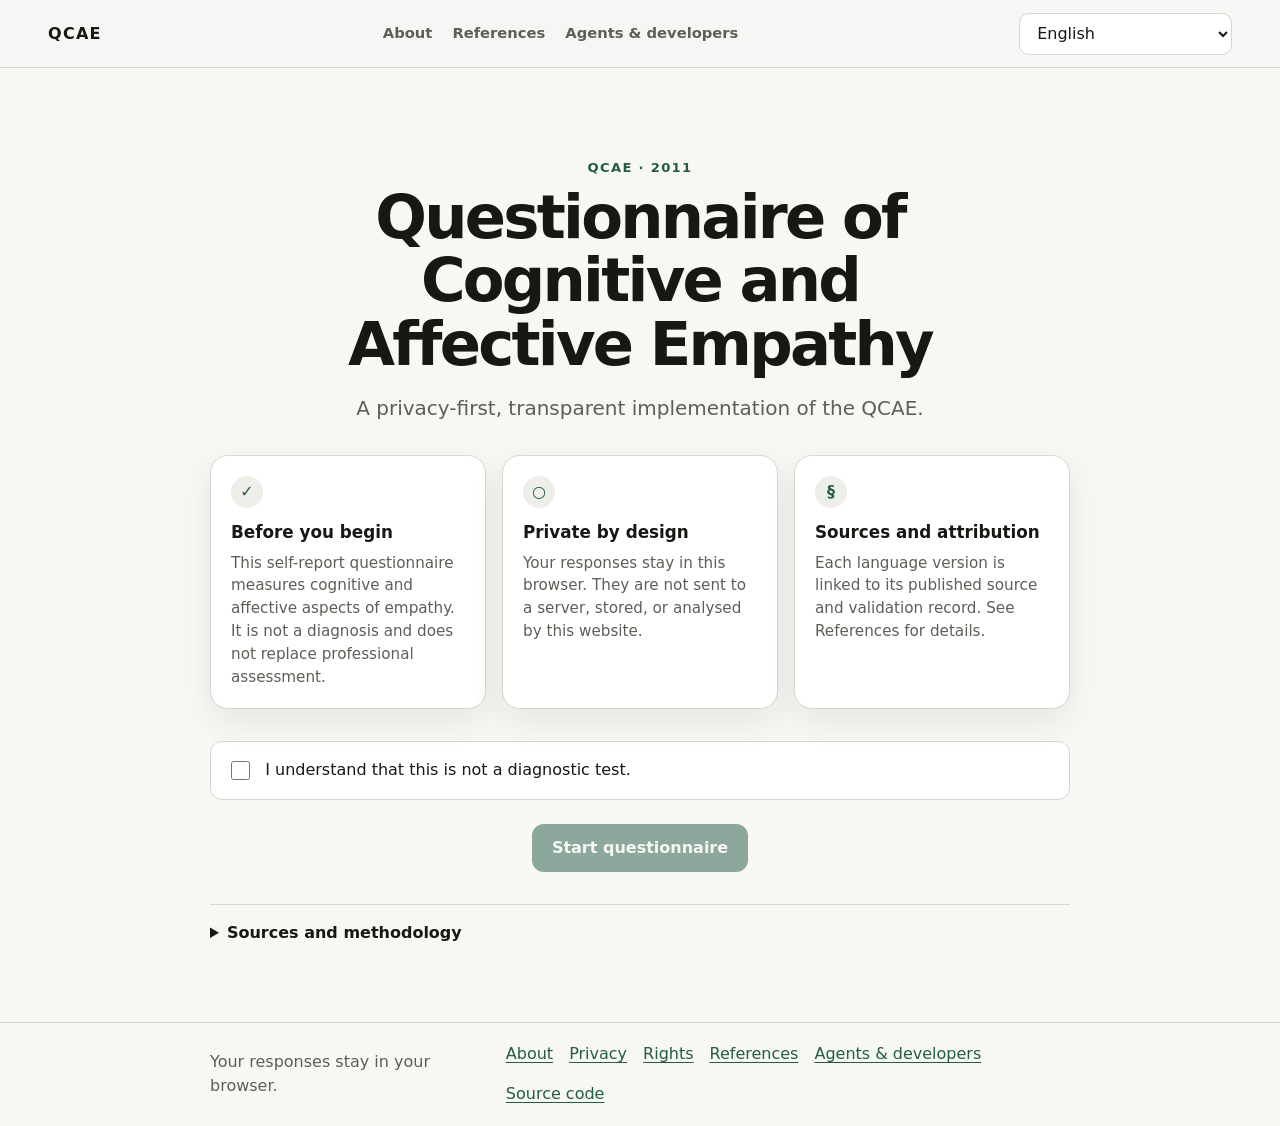
<file: index.html>
<!doctype html>
<html lang="en">
<head>
  <meta charset="utf-8">
  <meta name="viewport" content="width=device-width, initial-scale=1">
  <meta name="description" content="Take and score the multilingual Questionnaire of Cognitive and Affective Empathy (QCAE) privately in your browser. Free, transparent, and research-oriented.">
  <meta name="robots" content="index,follow,max-image-preview:large,max-snippet:-1,max-video-preview:-1">
  <meta name="theme-color" content="#245c48">
  <meta name="application-name" content="QCAE Online Questionnaire">
  <meta name="tdm-reservation" content="0">
  <meta name="tdm-policy" content="https://mariomarcolongo.github.io/Questionnaire-of-Cognitive-and-Affective-Empathy-QCAE-online-questionnaire/data/ai-use-policy.v1.json">
  <meta property="og:type" content="website">
  <meta property="og:site_name" content="QCAE Online Questionnaire">
  <meta property="og:title" content="QCAE Online Questionnaire">
  <meta property="og:description" content="A private, multilingual online implementation of the Questionnaire of Cognitive and Affective Empathy, with local scoring and exports.">
  <meta property="og:url" content="https://mariomarcolongo.github.io/Questionnaire-of-Cognitive-and-Affective-Empathy-QCAE-online-questionnaire/">
  <meta property="og:image" content="https://mariomarcolongo.github.io/Questionnaire-of-Cognitive-and-Affective-Empathy-QCAE-online-questionnaire/assets/qcae-social-card.svg">
  <meta property="og:image:alt" content="QCAE Online Questionnaire — cognitive and affective empathy">
  <meta name="twitter:card" content="summary_large_image">
  <meta name="twitter:title" content="QCAE Online Questionnaire">
  <meta name="twitter:description" content="Private multilingual QCAE administration, local scoring, and machine-readable exports.">
  <meta name="twitter:image" content="https://mariomarcolongo.github.io/Questionnaire-of-Cognitive-and-Affective-Empathy-QCAE-online-questionnaire/assets/qcae-social-card.svg">
  <meta http-equiv="Content-Security-Policy" content="default-src 'self'; script-src 'self'; style-src 'self'; img-src 'self' data:; connect-src 'self'; object-src 'none'; base-uri 'none'; form-action 'self'; upgrade-insecure-requests">
  <link rel="canonical" href="https://mariomarcolongo.github.io/Questionnaire-of-Cognitive-and-Affective-Empathy-QCAE-online-questionnaire/">
  <link rel="alternate" hreflang="x-default" href="https://mariomarcolongo.github.io/Questionnaire-of-Cognitive-and-Affective-Empathy-QCAE-online-questionnaire/">
  <link rel="alternate" hreflang="en" href="https://mariomarcolongo.github.io/Questionnaire-of-Cognitive-and-Affective-Empathy-QCAE-online-questionnaire/en/">
  <link rel="alternate" hreflang="fr" href="https://mariomarcolongo.github.io/Questionnaire-of-Cognitive-and-Affective-Empathy-QCAE-online-questionnaire/fr/">
  <link rel="alternate" hreflang="pt" href="https://mariomarcolongo.github.io/Questionnaire-of-Cognitive-and-Affective-Empathy-QCAE-online-questionnaire/pt/">
  <link rel="alternate" hreflang="de" href="https://mariomarcolongo.github.io/Questionnaire-of-Cognitive-and-Affective-Empathy-QCAE-online-questionnaire/de/">
  <link rel="alternate" hreflang="tr" href="https://mariomarcolongo.github.io/Questionnaire-of-Cognitive-and-Affective-Empathy-QCAE-online-questionnaire/tr/">
  <link rel="alternate" hreflang="ru" href="https://mariomarcolongo.github.io/Questionnaire-of-Cognitive-and-Affective-Empathy-QCAE-online-questionnaire/ru/">
  <link rel="alternate" hreflang="ko" href="https://mariomarcolongo.github.io/Questionnaire-of-Cognitive-and-Affective-Empathy-QCAE-online-questionnaire/ko/">
  <link rel="alternate" hreflang="sr-Latn" href="https://mariomarcolongo.github.io/Questionnaire-of-Cognitive-and-Affective-Empathy-QCAE-online-questionnaire/sr/">
  <link rel="alternate" type="application/json" title="QCAE base instrument definition" href="./data/qcae.v1.json">
  <link rel="alternate" type="application/json" title="QCAE validated locale packs" href="./data/locale-packs.v1.json">
  <link rel="alternate" type="application/json" title="QCAE reference registry" href="./data/references.v1.json">
  <link rel="alternate" type="application/json" title="QCAE AI-use policy" href="./data/ai-use-policy.v1.json">
  <link rel="alternate" type="application/json" title="QCAE agent capabilities" href="./data/capabilities.v1.json">
  <link rel="help" href="./agents.html">
  <link rel="license" href="./rights.html">
  <link rel="icon" href="./assets/favicon.svg" type="image/svg+xml">
  <link rel="stylesheet" href="./assets/styles.css">
  <link rel="manifest" href="./manifest.webmanifest">
  <title>QCAE Online Questionnaire — Cognitive and Affective Empathy Test</title>
  <script type="application/ld+json">
  {
    "@context": "https://schema.org",
    "@type": "WebApplication",
    "name": "QCAE Online Questionnaire",
    "alternateName": "Questionnaire of Cognitive and Affective Empathy",
    "url": "https://mariomarcolongo.github.io/Questionnaire-of-Cognitive-and-Affective-Empathy-QCAE-online-questionnaire/",
    "description": "A privacy-first multilingual implementation of the Questionnaire of Cognitive and Affective Empathy with deterministic local scoring.",
    "applicationCategory": "EducationalApplication",
    "operatingSystem": "Any modern web browser",
    "browserRequirements": "Requires JavaScript for interactive administration; crawlable explanatory content is available without JavaScript.",
    "isAccessibleForFree": true,
    "inLanguage": ["en", "fr", "pt-PT", "de", "tr", "ru", "ko", "sr-Latn"],
    "softwareVersion": "1.2.0",
    "license": "https://www.gnu.org/licenses/agpl-3.0.html",
    "codeRepository": "https://github.com/mariomarcolongo/Questionnaire-of-Cognitive-and-Affective-Empathy-QCAE-online-questionnaire",
    "citation": {
      "@type": "ScholarlyArticle",
      "name": "The QCAE: A Questionnaire of Cognitive and Affective Empathy",
      "identifier": "https://doi.org/10.1080/00223891.2010.528484"
    },
    "offers": {"@type": "Offer", "price": "0", "priceCurrency": "EUR"}
  }
  </script>
</head>
<body>
  <a class="skip-link" href="#app" data-i18n="skipLabel">Skip to questionnaire</a>
  <header class="site-header">
    <a class="brand" href="./" aria-label="QCAE home" data-i18n-aria-label="homeLabel">QCAE</a>
    <nav class="top-nav" aria-label="Project navigation" data-i18n-aria-label="projectNavigation">
      <a href="./about.html" data-i18n="aboutLabel">About</a>
      <a href="./references.html" data-i18n="referencesLabel">References</a>
      <a href="./agents.html" data-i18n="agentsLabel">Agents &amp; developers</a>
    </nav>
    <label class="language-control">
      <span class="visually-hidden" data-i18n="selectLanguage">Language</span>
      <select id="language-select"></select>
    </label>
  </header>
  <main id="app" class="container" tabindex="-1" data-qcae-app="true" aria-busy="true">
    <p id="status" class="visually-hidden" role="status">Loading questionnaire…</p>
    <article class="seo-fallback">
      <header class="hero">
        <p class="eyebrow">QCAE · Cognitive and affective empathy</p>
        <h1>Questionnaire of Cognitive and Affective Empathy</h1>
        <p class="lead">Complete the QCAE online and calculate raw cognitive-empathy, affective-empathy, subscale, and total scores entirely in your browser.</p>
      </header>
      <section class="info-grid" aria-label="Questionnaire features">
        <article class="info-card"><span class="info-icon" aria-hidden="true">✓</span><h2>Research-oriented</h2><p>Published scoring rules, language-specific versions, validation references, and transparent source history.</p></article>
        <article class="info-card"><span class="info-icon" aria-hidden="true">○</span><h2>Private by design</h2><p>Responses remain in browser memory. This deployment has no account, analytics, database, or response-submission endpoint.</p></article>
        <article class="info-card"><span class="info-icon" aria-hidden="true">↗</span><h2>Open formats</h2><p>Local scoring plus JSON, CSV, clipboard, and print/PDF exports. Machine-readable schemas and APIs are available.</p></article>
      </section>
      <section class="seo-section">
        <h2>Available languages</h2>
        <p><a href="./en/">English</a> · <a href="./fr/">Français</a> · <a href="./pt/">Português</a> · <a href="./de/">Deutsch</a> · <a href="./tr/">Türkçe</a> · <a href="./ru/">Русский</a> · <a href="./ko/">한국어</a> · <a href="./sr/">Srpski</a></p>
      </section>
      <section class="seo-section">
        <h2>What the QCAE reports</h2>
        <p>The QCAE measures perspective taking, online simulation, emotion contagion, proximal responsivity, and peripheral responsivity. This implementation reports raw scores rather than diagnoses, percentiles, or unsupported clinical classifications.</p>
      </section>
      <noscript><p class="notice"><strong>JavaScript is required for the interactive questionnaire.</strong> The explanatory pages, references, source files, and scoring documentation remain available without JavaScript.</p></noscript>
    </article>
  </main>
  <footer class="site-footer">
    <div class="container footer-inner">
      <p data-i18n="privacySummary">Your responses stay in your browser.</p>
      <nav aria-label="Project information" data-i18n-aria-label="projectInformation">
        <a href="./about.html" data-i18n="aboutLabel">About</a><a href="./privacy.html" data-i18n="privacyLabel">Privacy</a><a href="./rights.html" data-i18n="rightsLabel">Rights</a><a href="./references.html" data-i18n="referencesLabel">References</a><a href="./agents.html" data-i18n="agentsLabel">Agents &amp; developers</a><a href="https://github.com/mariomarcolongo/Questionnaire-of-Cognitive-and-Affective-Empathy-QCAE-online-questionnaire" data-i18n="sourceCodeLabel">Source code</a>
      </nav>
    </div>
  </footer>
  <script type="module" src="./src/bootstrap.js"></script>
</body>
</html>
</file>
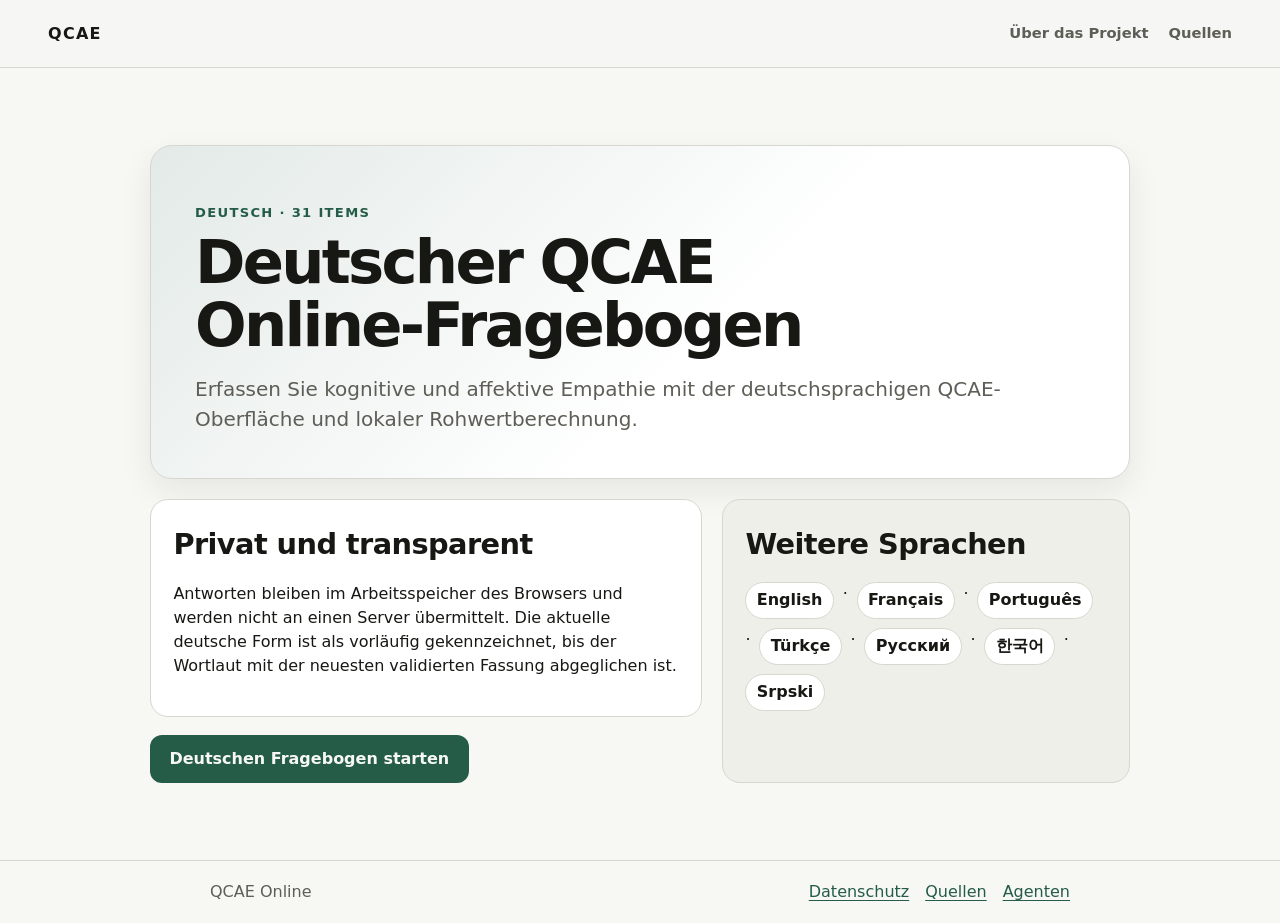
<file: de/index.html>
<!doctype html><html lang="de"><head><meta charset="utf-8"><meta name="viewport" content="width=device-width,initial-scale=1"><meta name="description" content="Bearbeiten Sie den deutschen QCAE-Fragebogen online mit privater lokaler Auswertung im Browser."><meta name="robots" content="index,follow,max-image-preview:large"><link rel="canonical" href="https://mariomarcolongo.github.io/Questionnaire-of-Cognitive-and-Affective-Empathy-QCAE-online-questionnaire/de/"><link rel="alternate" hreflang="x-default" href="../"><link rel="alternate" hreflang="en" href="../en/"><link rel="alternate" hreflang="fr" href="../fr/"><link rel="alternate" hreflang="pt" href="../pt/"><link rel="alternate" hreflang="de" href="../de/"><link rel="alternate" hreflang="tr" href="../tr/"><link rel="alternate" hreflang="ru" href="../ru/"><link rel="alternate" hreflang="ko" href="../ko/"><link rel="alternate" hreflang="sr-Latn" href="../sr/"><meta property="og:title" content="Deutscher QCAE Online-Fragebogen"><meta property="og:description" content="QCAE zu kognitiver und affektiver Empathie mit lokaler Auswertung."><meta property="og:type" content="website"><meta property="og:url" content="https://mariomarcolongo.github.io/Questionnaire-of-Cognitive-and-Affective-Empathy-QCAE-online-questionnaire/de/"><meta property="og:image" content="../assets/qcae-social-card.svg"><link rel="icon" href="../assets/favicon.svg" type="image/svg+xml"><link rel="stylesheet" href="../assets/styles.css"><title>Deutscher QCAE Online-Fragebogen — 31 Items</title></head><body><header class="site-header"><a class="brand" href="../">QCAE</a><nav class="top-nav"><a href="../about.html">Über das Projekt</a><a href="../references.html">Quellen</a></nav></header><main class="container document"><header class="document-header"><p class="eyebrow">Deutsch · 31 Items</p><h1>Deutscher QCAE Online-Fragebogen</h1><p class="lead">Erfassen Sie kognitive und affektive Empathie mit der deutschsprachigen QCAE-Oberfläche und lokaler Rohwertberechnung.</p></header><section><h2>Privat und transparent</h2><p>Antworten bleiben im Arbeitsspeicher des Browsers und werden nicht an einen Server übermittelt. Die aktuelle deutsche Form ist als vorläufig gekennzeichnet, bis der Wortlaut mit der neuesten validierten Fassung abgeglichen ist.</p></section><p><a class="button button-primary" href="../?lang=de">Deutschen Fragebogen starten</a></p><section><h2>Weitere Sprachen</h2><p><a href="../en/">English</a> · <a href="../fr/">Français</a> · <a href="../pt/">Português</a> · <a href="../tr/">Türkçe</a> · <a href="../ru/">Русский</a> · <a href="../ko/">한국어</a> · <a href="../sr/">Srpski</a></p></section></main><footer class="site-footer"><div class="container footer-inner"><p>QCAE Online</p><nav><a href="../privacy.html">Datenschutz</a><a href="../references.html">Quellen</a><a href="../agents.html">Agenten</a></nav></div></footer></body></html>
</file>
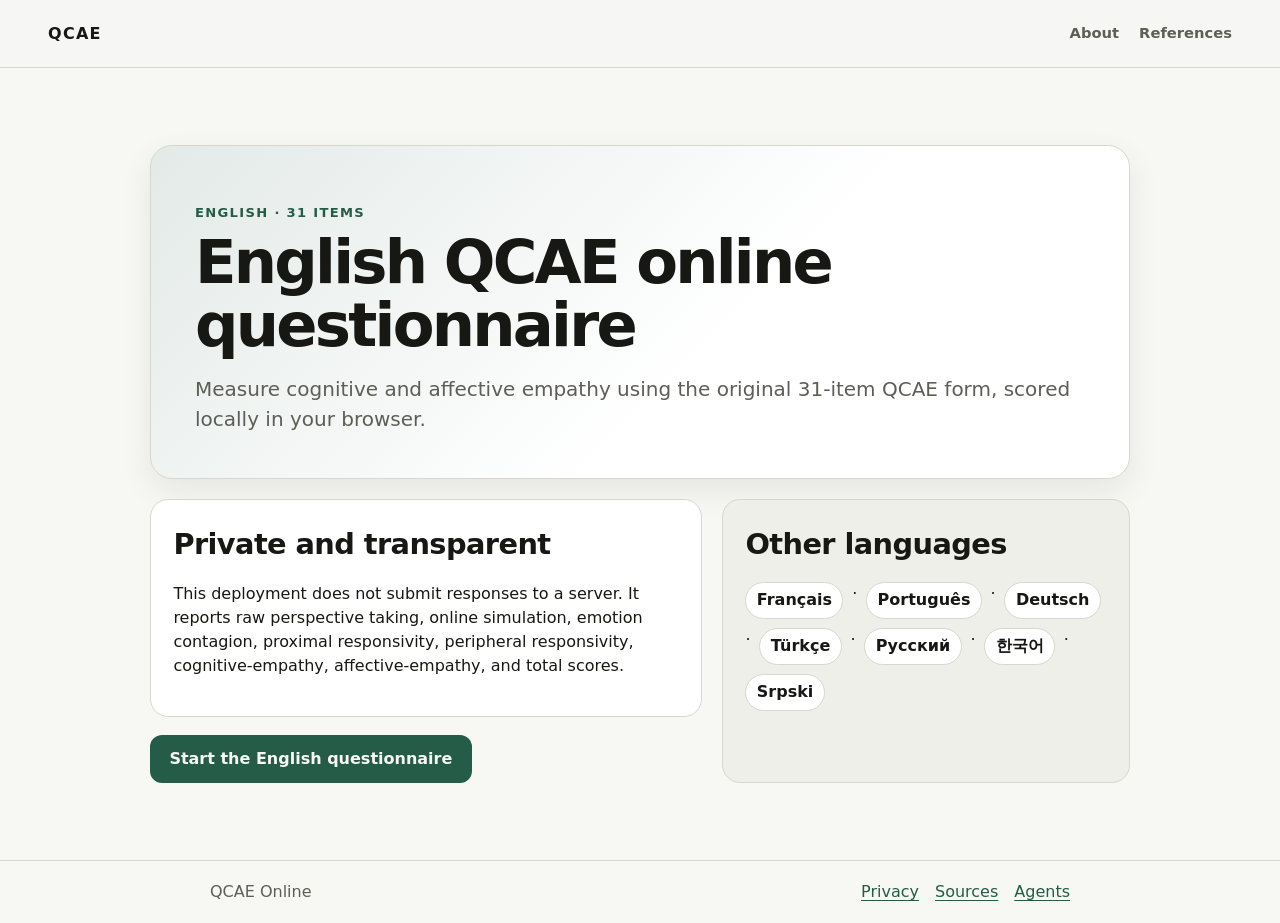
<file: en/index.html>
<!doctype html><html lang="en"><head><meta charset="utf-8"><meta name="viewport" content="width=device-width,initial-scale=1"><meta name="description" content="Take the English 31-item Questionnaire of Cognitive and Affective Empathy (QCAE) online with private local scoring."><meta name="robots" content="index,follow,max-image-preview:large"><link rel="canonical" href="https://mariomarcolongo.github.io/Questionnaire-of-Cognitive-and-Affective-Empathy-QCAE-online-questionnaire/en/"><link rel="alternate" hreflang="x-default" href="../"><link rel="alternate" hreflang="en" href="../en/"><link rel="alternate" hreflang="fr" href="../fr/"><link rel="alternate" hreflang="pt" href="../pt/"><link rel="alternate" hreflang="de" href="../de/"><link rel="alternate" hreflang="tr" href="../tr/"><link rel="alternate" hreflang="ru" href="../ru/"><link rel="alternate" hreflang="ko" href="../ko/"><link rel="alternate" hreflang="sr-Latn" href="../sr/"><meta property="og:title" content="English QCAE Online Questionnaire"><meta property="og:description" content="Complete the English 31-item QCAE privately in your browser."><meta property="og:type" content="website"><meta property="og:url" content="https://mariomarcolongo.github.io/Questionnaire-of-Cognitive-and-Affective-Empathy-QCAE-online-questionnaire/en/"><meta property="og:image" content="../assets/qcae-social-card.svg"><link rel="icon" href="../assets/favicon.svg" type="image/svg+xml"><link rel="stylesheet" href="../assets/styles.css"><title>English QCAE Online Questionnaire — 31 Items</title></head><body><header class="site-header"><a class="brand" href="../">QCAE</a><nav class="top-nav"><a href="../about.html">About</a><a href="../references.html">References</a></nav></header><main class="container document"><header class="document-header"><p class="eyebrow">English · 31 items</p><h1>English QCAE online questionnaire</h1><p class="lead">Measure cognitive and affective empathy using the original 31-item QCAE form, scored locally in your browser.</p></header><section><h2>Private and transparent</h2><p>This deployment does not submit responses to a server. It reports raw perspective taking, online simulation, emotion contagion, proximal responsivity, peripheral responsivity, cognitive-empathy, affective-empathy, and total scores.</p></section><p><a class="button button-primary" href="../?lang=en">Start the English questionnaire</a></p><section><h2>Other languages</h2><p><a href="../fr/">Français</a> · <a href="../pt/">Português</a> · <a href="../de/">Deutsch</a> · <a href="../tr/">Türkçe</a> · <a href="../ru/">Русский</a> · <a href="../ko/">한국어</a> · <a href="../sr/">Srpski</a></p></section></main><footer class="site-footer"><div class="container footer-inner"><p>QCAE Online</p><nav><a href="../privacy.html">Privacy</a><a href="../references.html">Sources</a><a href="../agents.html">Agents</a></nav></div></footer></body></html>
</file>
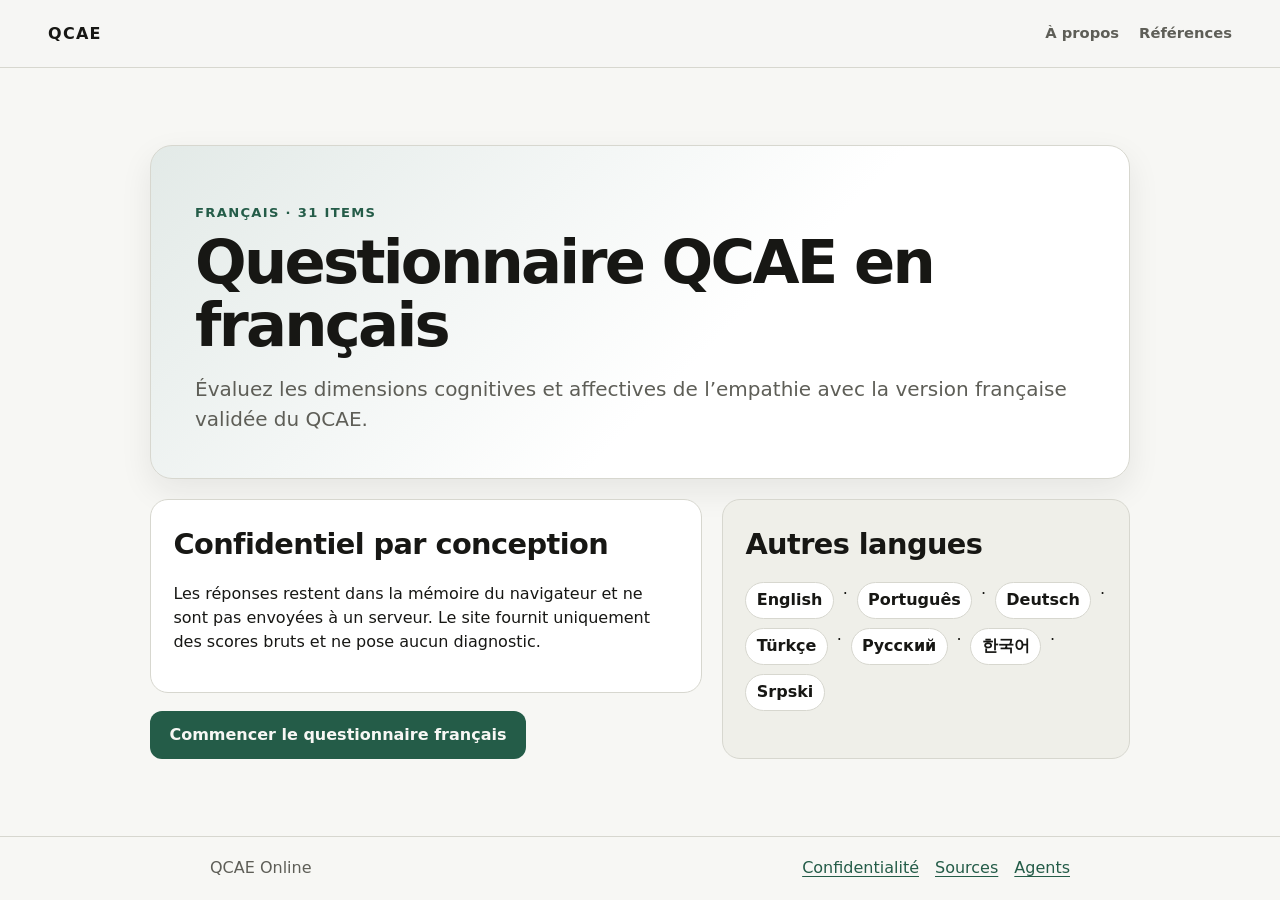
<file: fr/index.html>
<!doctype html><html lang="fr"><head><meta charset="utf-8"><meta name="viewport" content="width=device-width,initial-scale=1"><meta name="description" content="Passez le questionnaire QCAE français en ligne et obtenez des scores bruts calculés localement dans votre navigateur."><meta name="robots" content="index,follow,max-image-preview:large"><link rel="canonical" href="https://mariomarcolongo.github.io/Questionnaire-of-Cognitive-and-Affective-Empathy-QCAE-online-questionnaire/fr/"><link rel="alternate" hreflang="x-default" href="../"><link rel="alternate" hreflang="en" href="../en/"><link rel="alternate" hreflang="fr" href="../fr/"><link rel="alternate" hreflang="pt" href="../pt/"><link rel="alternate" hreflang="de" href="../de/"><link rel="alternate" hreflang="tr" href="../tr/"><link rel="alternate" hreflang="ru" href="../ru/"><link rel="alternate" hreflang="ko" href="../ko/"><link rel="alternate" hreflang="sr-Latn" href="../sr/"><meta property="og:title" content="Questionnaire QCAE en français"><meta property="og:description" content="Version française du QCAE avec cotation privée dans le navigateur."><meta property="og:type" content="website"><meta property="og:url" content="https://mariomarcolongo.github.io/Questionnaire-of-Cognitive-and-Affective-Empathy-QCAE-online-questionnaire/fr/"><meta property="og:image" content="../assets/qcae-social-card.svg"><link rel="icon" href="../assets/favicon.svg" type="image/svg+xml"><link rel="stylesheet" href="../assets/styles.css"><title>Questionnaire QCAE français en ligne — 31 items</title></head><body><header class="site-header"><a class="brand" href="../">QCAE</a><nav class="top-nav"><a href="../about.html">À propos</a><a href="../references.html">Références</a></nav></header><main class="container document"><header class="document-header"><p class="eyebrow">Français · 31 items</p><h1>Questionnaire QCAE en français</h1><p class="lead">Évaluez les dimensions cognitives et affectives de l’empathie avec la version française validée du QCAE.</p></header><section><h2>Confidentiel par conception</h2><p>Les réponses restent dans la mémoire du navigateur et ne sont pas envoyées à un serveur. Le site fournit uniquement des scores bruts et ne pose aucun diagnostic.</p></section><p><a class="button button-primary" href="../?lang=fr">Commencer le questionnaire français</a></p><section><h2>Autres langues</h2><p><a href="../en/">English</a> · <a href="../pt/">Português</a> · <a href="../de/">Deutsch</a> · <a href="../tr/">Türkçe</a> · <a href="../ru/">Русский</a> · <a href="../ko/">한국어</a> · <a href="../sr/">Srpski</a></p></section></main><footer class="site-footer"><div class="container footer-inner"><p>QCAE Online</p><nav><a href="../privacy.html">Confidentialité</a><a href="../references.html">Sources</a><a href="../agents.html">Agents</a></nav></div></footer></body></html>
</file>
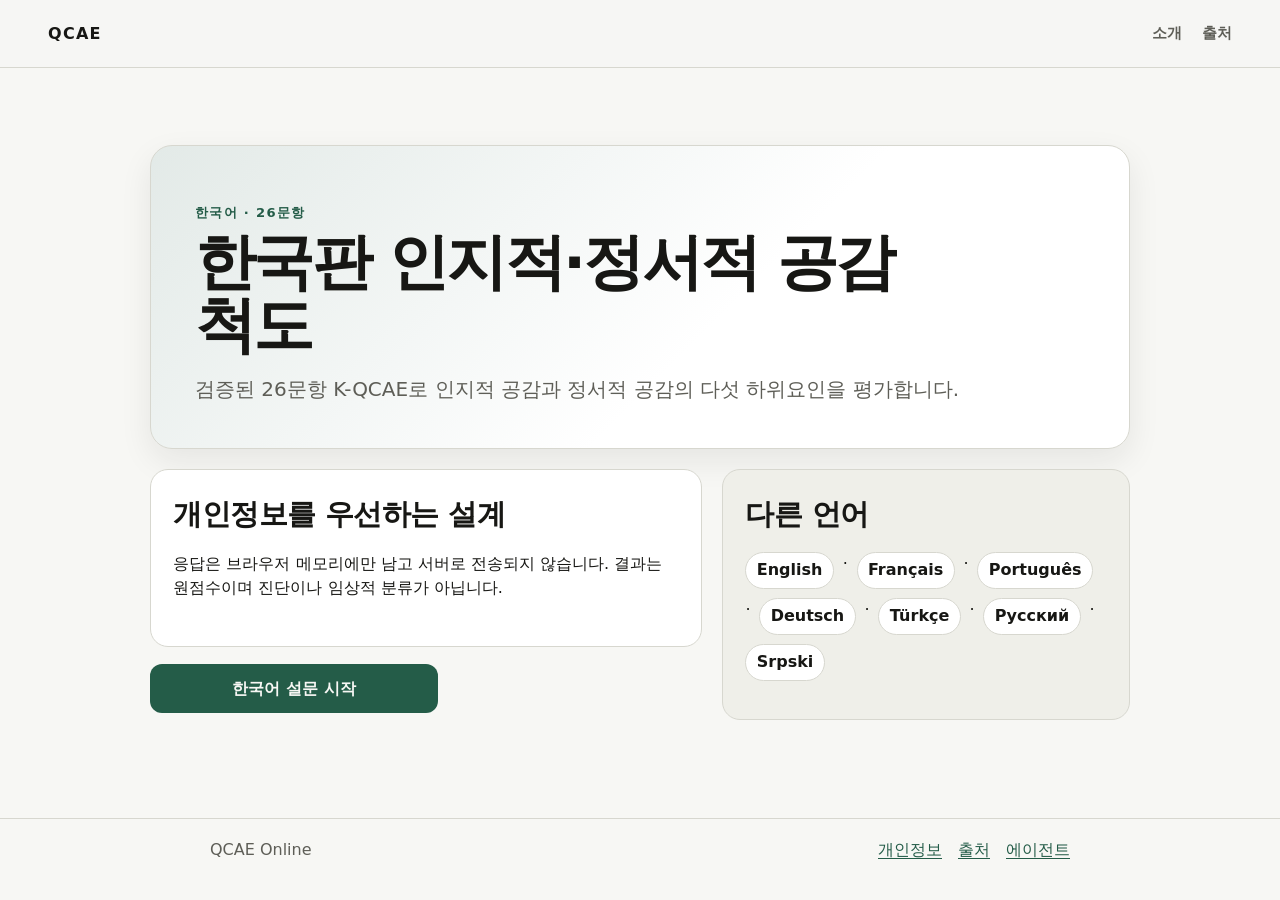
<file: ko/index.html>
<!doctype html><html lang="ko"><head><meta charset="utf-8"><meta name="viewport" content="width=device-width,initial-scale=1"><meta name="description" content="한국판 26문항 QCAE 인지적·정서적 공감 척도를 온라인으로 실시하고 브라우저에서 비공개로 점수를 계산하세요."><meta name="robots" content="index,follow,max-image-preview:large"><link rel="canonical" href="https://mariomarcolongo.github.io/Questionnaire-of-Cognitive-and-Affective-Empathy-QCAE-online-questionnaire/ko/"><link rel="alternate" hreflang="x-default" href="../"><link rel="alternate" hreflang="en" href="../en/"><link rel="alternate" hreflang="fr" href="../fr/"><link rel="alternate" hreflang="pt" href="../pt/"><link rel="alternate" hreflang="de" href="../de/"><link rel="alternate" hreflang="tr" href="../tr/"><link rel="alternate" hreflang="ru" href="../ru/"><link rel="alternate" hreflang="ko" href="../ko/"><link rel="alternate" hreflang="sr-Latn" href="../sr/"><meta property="og:title" content="한국판 QCAE 온라인 공감 척도"><meta property="og:description" content="검증된 26문항 한국판 QCAE를 브라우저에서 비공개로 실시합니다."><meta property="og:type" content="website"><meta property="og:url" content="https://mariomarcolongo.github.io/Questionnaire-of-Cognitive-and-Affective-Empathy-QCAE-online-questionnaire/ko/"><meta property="og:image" content="../assets/qcae-social-card.svg"><link rel="icon" href="../assets/favicon.svg" type="image/svg+xml"><link rel="stylesheet" href="../assets/styles.css"><title>한국판 QCAE 온라인 공감 척도 — 26문항</title></head><body><header class="site-header"><a class="brand" href="../">QCAE</a><nav class="top-nav"><a href="../about.html">소개</a><a href="../references.html">출처</a></nav></header><main class="container document"><header class="document-header"><p class="eyebrow">한국어 · 26문항</p><h1>한국판 인지적·정서적 공감 척도</h1><p class="lead">검증된 26문항 K-QCAE로 인지적 공감과 정서적 공감의 다섯 하위요인을 평가합니다.</p></header><section><h2>개인정보를 우선하는 설계</h2><p>응답은 브라우저 메모리에만 남고 서버로 전송되지 않습니다. 결과는 원점수이며 진단이나 임상적 분류가 아닙니다.</p></section><p><a class="button button-primary" href="../?lang=ko">한국어 설문 시작</a></p><section><h2>다른 언어</h2><p><a href="../en/">English</a> · <a href="../fr/">Français</a> · <a href="../pt/">Português</a> · <a href="../de/">Deutsch</a> · <a href="../tr/">Türkçe</a> · <a href="../ru/">Русский</a> · <a href="../sr/">Srpski</a></p></section></main><footer class="site-footer"><div class="container footer-inner"><p>QCAE Online</p><nav><a href="../privacy.html">개인정보</a><a href="../references.html">출처</a><a href="../agents.html">에이전트</a></nav></div></footer></body></html>
</file>
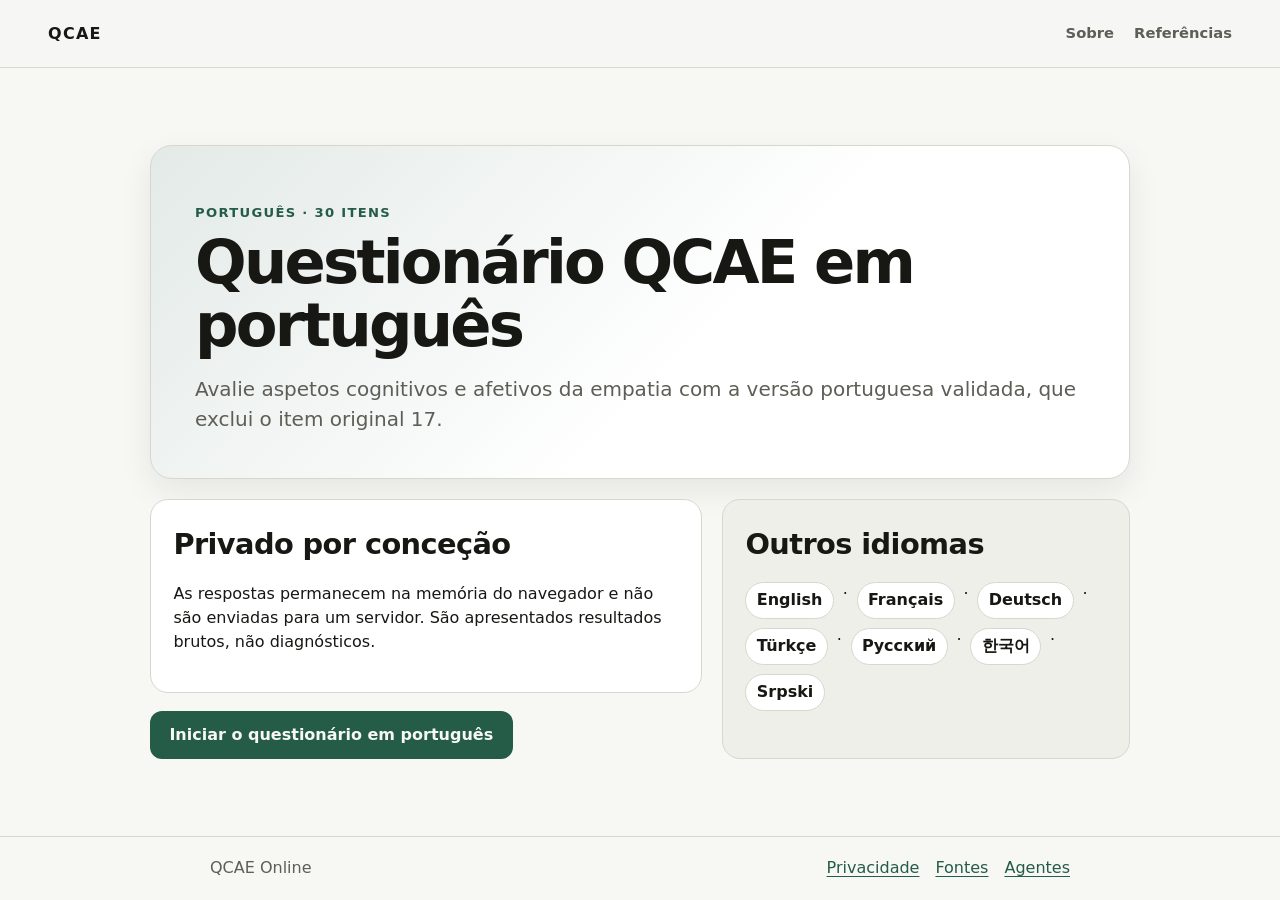
<file: pt/index.html>
<!doctype html><html lang="pt-PT"><head><meta charset="utf-8"><meta name="viewport" content="width=device-width,initial-scale=1"><meta name="description" content="Preencha online a versão portuguesa validada de 30 itens do QCAE, com cálculo privado no navegador."><meta name="robots" content="index,follow,max-image-preview:large"><link rel="canonical" href="https://mariomarcolongo.github.io/Questionnaire-of-Cognitive-and-Affective-Empathy-QCAE-online-questionnaire/pt/"><link rel="alternate" hreflang="x-default" href="../"><link rel="alternate" hreflang="en" href="../en/"><link rel="alternate" hreflang="fr" href="../fr/"><link rel="alternate" hreflang="pt" href="../pt/"><link rel="alternate" hreflang="de" href="../de/"><link rel="alternate" hreflang="tr" href="../tr/"><link rel="alternate" hreflang="ru" href="../ru/"><link rel="alternate" hreflang="ko" href="../ko/"><link rel="alternate" hreflang="sr-Latn" href="../sr/"><meta property="og:title" content="Questionário QCAE em português"><meta property="og:description" content="Versão portuguesa validada de 30 itens, calculada localmente."><meta property="og:type" content="website"><meta property="og:url" content="https://mariomarcolongo.github.io/Questionnaire-of-Cognitive-and-Affective-Empathy-QCAE-online-questionnaire/pt/"><meta property="og:image" content="../assets/qcae-social-card.svg"><link rel="icon" href="../assets/favicon.svg" type="image/svg+xml"><link rel="stylesheet" href="../assets/styles.css"><title>Questionário QCAE português online — 30 itens</title></head><body><header class="site-header"><a class="brand" href="../">QCAE</a><nav class="top-nav"><a href="../about.html">Sobre</a><a href="../references.html">Referências</a></nav></header><main class="container document"><header class="document-header"><p class="eyebrow">Português · 30 itens</p><h1>Questionário QCAE em português</h1><p class="lead">Avalie aspetos cognitivos e afetivos da empatia com a versão portuguesa validada, que exclui o item original 17.</p></header><section><h2>Privado por conceção</h2><p>As respostas permanecem na memória do navegador e não são enviadas para um servidor. São apresentados resultados brutos, não diagnósticos.</p></section><p><a class="button button-primary" href="../?lang=pt-PT">Iniciar o questionário em português</a></p><section><h2>Outros idiomas</h2><p><a href="../en/">English</a> · <a href="../fr/">Français</a> · <a href="../de/">Deutsch</a> · <a href="../tr/">Türkçe</a> · <a href="../ru/">Русский</a> · <a href="../ko/">한국어</a> · <a href="../sr/">Srpski</a></p></section></main><footer class="site-footer"><div class="container footer-inner"><p>QCAE Online</p><nav><a href="../privacy.html">Privacidade</a><a href="../references.html">Fontes</a><a href="../agents.html">Agentes</a></nav></div></footer></body></html>
</file>
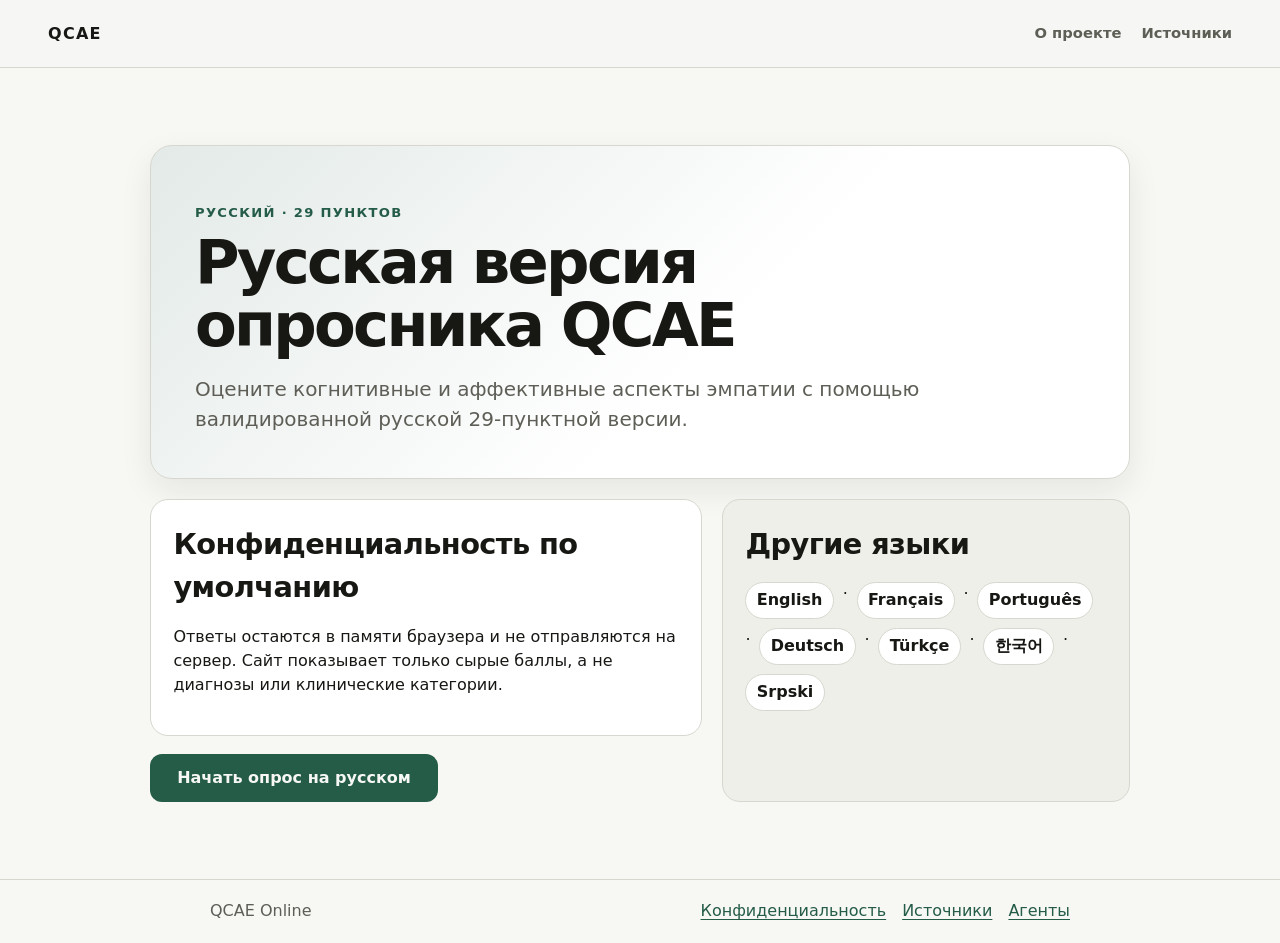
<file: ru/index.html>
<!doctype html><html lang="ru"><head><meta charset="utf-8"><meta name="viewport" content="width=device-width,initial-scale=1"><meta name="description" content="Пройдите русскую 29-пунктную версию опросника QCAE онлайн с локальным расчётом баллов в браузере."><meta name="robots" content="index,follow,max-image-preview:large"><link rel="canonical" href="https://mariomarcolongo.github.io/Questionnaire-of-Cognitive-and-Affective-Empathy-QCAE-online-questionnaire/ru/"><link rel="alternate" hreflang="x-default" href="../"><link rel="alternate" hreflang="en" href="../en/"><link rel="alternate" hreflang="fr" href="../fr/"><link rel="alternate" hreflang="pt" href="../pt/"><link rel="alternate" hreflang="de" href="../de/"><link rel="alternate" hreflang="tr" href="../tr/"><link rel="alternate" hreflang="ru" href="../ru/"><link rel="alternate" hreflang="ko" href="../ko/"><link rel="alternate" hreflang="sr-Latn" href="../sr/"><meta property="og:title" content="Русский опросник QCAE онлайн"><meta property="og:description" content="Валидированная русская версия QCAE из 29 пунктов."><meta property="og:type" content="website"><meta property="og:url" content="https://mariomarcolongo.github.io/Questionnaire-of-Cognitive-and-Affective-Empathy-QCAE-online-questionnaire/ru/"><meta property="og:image" content="../assets/qcae-social-card.svg"><link rel="icon" href="../assets/favicon.svg" type="image/svg+xml"><link rel="stylesheet" href="../assets/styles.css"><title>Русский опросник QCAE онлайн — 29 пунктов</title></head><body><header class="site-header"><a class="brand" href="../">QCAE</a><nav class="top-nav"><a href="../about.html">О проекте</a><a href="../references.html">Источники</a></nav></header><main class="container document"><header class="document-header"><p class="eyebrow">Русский · 29 пунктов</p><h1>Русская версия опросника QCAE</h1><p class="lead">Оцените когнитивные и аффективные аспекты эмпатии с помощью валидированной русской 29-пунктной версии.</p></header><section><h2>Конфиденциальность по умолчанию</h2><p>Ответы остаются в памяти браузера и не отправляются на сервер. Сайт показывает только сырые баллы, а не диагнозы или клинические категории.</p></section><p><a class="button button-primary" href="../?lang=ru">Начать опрос на русском</a></p><section><h2>Другие языки</h2><p><a href="../en/">English</a> · <a href="../fr/">Français</a> · <a href="../pt/">Português</a> · <a href="../de/">Deutsch</a> · <a href="../tr/">Türkçe</a> · <a href="../ko/">한국어</a> · <a href="../sr/">Srpski</a></p></section></main><footer class="site-footer"><div class="container footer-inner"><p>QCAE Online</p><nav><a href="../privacy.html">Конфиденциальность</a><a href="../references.html">Источники</a><a href="../agents.html">Агенты</a></nav></div></footer></body></html>
</file>
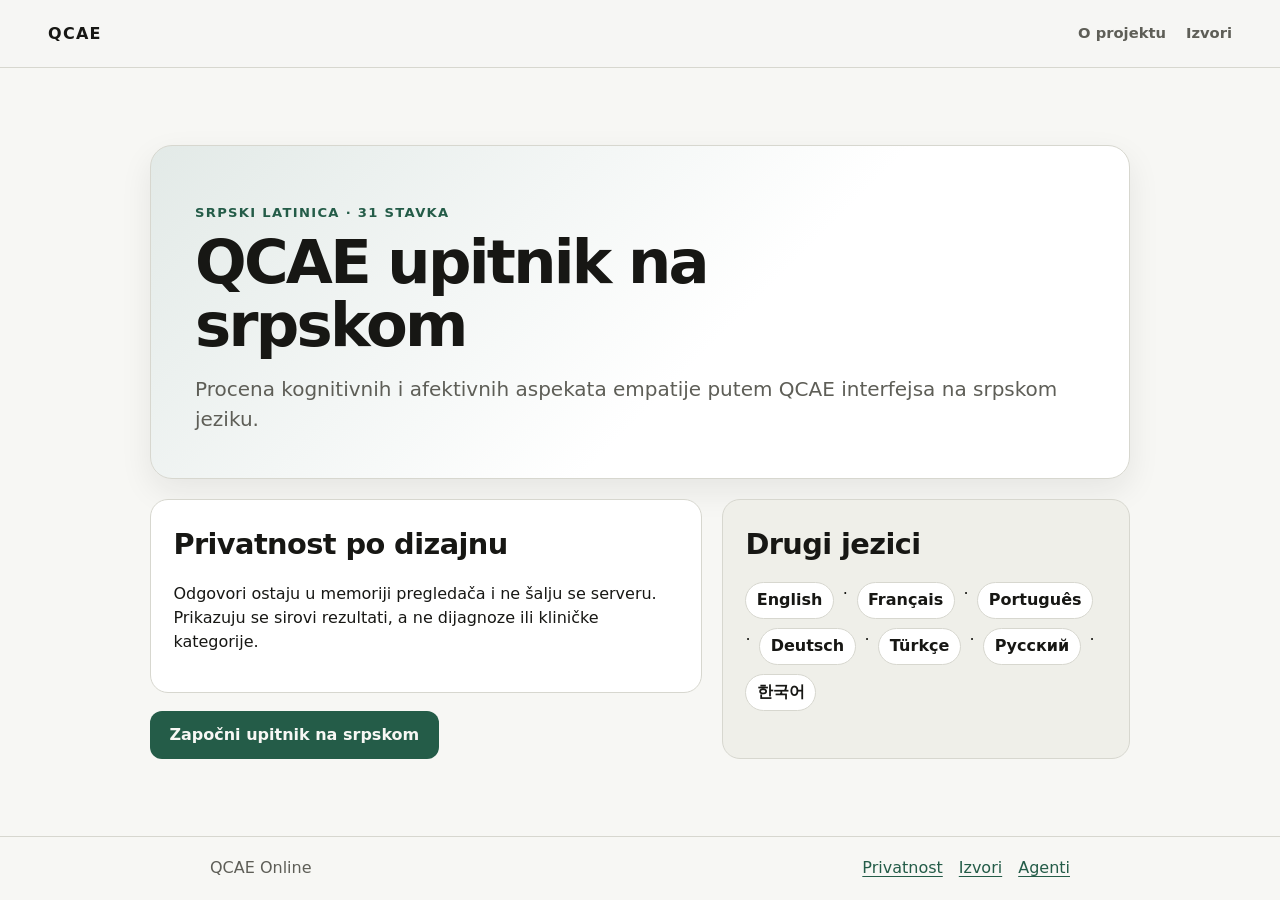
<file: sr/index.html>
<!doctype html><html lang="sr-Latn"><head><meta charset="utf-8"><meta name="viewport" content="width=device-width,initial-scale=1"><meta name="description" content="Popunite QCAE upitnik na srpskom latinicom i izračunajte rezultate privatno u pregledaču."><meta name="robots" content="index,follow,max-image-preview:large"><link rel="canonical" href="https://mariomarcolongo.github.io/Questionnaire-of-Cognitive-and-Affective-Empathy-QCAE-online-questionnaire/sr/"><link rel="alternate" hreflang="x-default" href="../"><link rel="alternate" hreflang="en" href="../en/"><link rel="alternate" hreflang="fr" href="../fr/"><link rel="alternate" hreflang="pt" href="../pt/"><link rel="alternate" hreflang="de" href="../de/"><link rel="alternate" hreflang="tr" href="../tr/"><link rel="alternate" hreflang="ru" href="../ru/"><link rel="alternate" hreflang="ko" href="../ko/"><link rel="alternate" hreflang="sr-Latn" href="../sr/"><meta property="og:title" content="QCAE upitnik na srpskom"><meta property="og:description" content="QCAE za kognitivnu i afektivnu empatiju, sa lokalnim izračunavanjem."><meta property="og:type" content="website"><meta property="og:url" content="https://mariomarcolongo.github.io/Questionnaire-of-Cognitive-and-Affective-Empathy-QCAE-online-questionnaire/sr/"><meta property="og:image" content="../assets/qcae-social-card.svg"><link rel="icon" href="../assets/favicon.svg" type="image/svg+xml"><link rel="stylesheet" href="../assets/styles.css"><title>QCAE upitnik na srpskom — 31 stavka</title></head><body><header class="site-header"><a class="brand" href="../">QCAE</a><nav class="top-nav"><a href="../about.html">O projektu</a><a href="../references.html">Izvori</a></nav></header><main class="container document"><header class="document-header"><p class="eyebrow">Srpski latinica · 31 stavka</p><h1>QCAE upitnik na srpskom</h1><p class="lead">Procena kognitivnih i afektivnih aspekata empatije putem QCAE interfejsa na srpskom jeziku.</p></header><section><h2>Privatnost po dizajnu</h2><p>Odgovori ostaju u memoriji pregledača i ne šalju se serveru. Prikazuju se sirovi rezultati, a ne dijagnoze ili kliničke kategorije.</p></section><p><a class="button button-primary" href="../?lang=sr-Latn">Započni upitnik na srpskom</a></p><section><h2>Drugi jezici</h2><p><a href="../en/">English</a> · <a href="../fr/">Français</a> · <a href="../pt/">Português</a> · <a href="../de/">Deutsch</a> · <a href="../tr/">Türkçe</a> · <a href="../ru/">Русский</a> · <a href="../ko/">한국어</a></p></section></main><footer class="site-footer"><div class="container footer-inner"><p>QCAE Online</p><nav><a href="../privacy.html">Privatnost</a><a href="../references.html">Izvori</a><a href="../agents.html">Agenti</a></nav></div></footer></body></html>
</file>
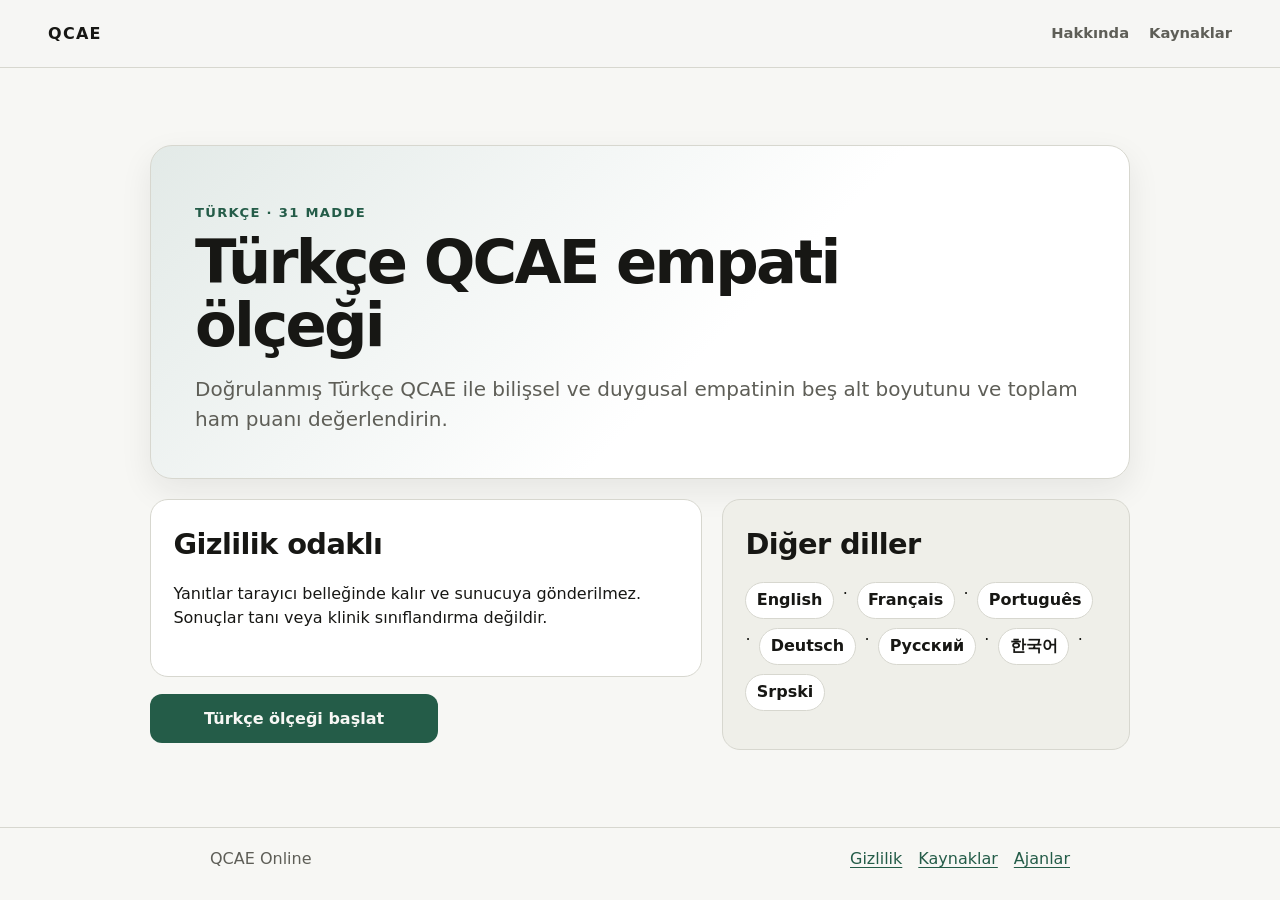
<file: tr/index.html>
<!doctype html><html lang="tr"><head><meta charset="utf-8"><meta name="viewport" content="width=device-width,initial-scale=1"><meta name="description" content="Türkçe 31 maddelik QCAE empati ölçeğini çevrim içi doldurun; puanlar tarayıcınızda özel olarak hesaplanır."><meta name="robots" content="index,follow,max-image-preview:large"><link rel="canonical" href="https://mariomarcolongo.github.io/Questionnaire-of-Cognitive-and-Affective-Empathy-QCAE-online-questionnaire/tr/"><link rel="alternate" hreflang="x-default" href="../"><link rel="alternate" hreflang="en" href="../en/"><link rel="alternate" hreflang="fr" href="../fr/"><link rel="alternate" hreflang="pt" href="../pt/"><link rel="alternate" hreflang="de" href="../de/"><link rel="alternate" hreflang="tr" href="../tr/"><link rel="alternate" hreflang="ru" href="../ru/"><link rel="alternate" hreflang="ko" href="../ko/"><link rel="alternate" hreflang="sr-Latn" href="../sr/"><meta property="og:title" content="Türkçe QCAE Çevrim İçi Ölçeği"><meta property="og:description" content="Bilişsel ve duygusal empati için doğrulanmış Türkçe QCAE."><meta property="og:type" content="website"><meta property="og:url" content="https://mariomarcolongo.github.io/Questionnaire-of-Cognitive-and-Affective-Empathy-QCAE-online-questionnaire/tr/"><meta property="og:image" content="../assets/qcae-social-card.svg"><link rel="icon" href="../assets/favicon.svg" type="image/svg+xml"><link rel="stylesheet" href="../assets/styles.css"><title>Türkçe QCAE Çevrim İçi Empati Ölçeği — 31 Madde</title></head><body><header class="site-header"><a class="brand" href="../">QCAE</a><nav class="top-nav"><a href="../about.html">Hakkında</a><a href="../references.html">Kaynaklar</a></nav></header><main class="container document"><header class="document-header"><p class="eyebrow">Türkçe · 31 madde</p><h1>Türkçe QCAE empati ölçeği</h1><p class="lead">Doğrulanmış Türkçe QCAE ile bilişsel ve duygusal empatinin beş alt boyutunu ve toplam ham puanı değerlendirin.</p></header><section><h2>Gizlilik odaklı</h2><p>Yanıtlar tarayıcı belleğinde kalır ve sunucuya gönderilmez. Sonuçlar tanı veya klinik sınıflandırma değildir.</p></section><p><a class="button button-primary" href="../?lang=tr">Türkçe ölçeği başlat</a></p><section><h2>Diğer diller</h2><p><a href="../en/">English</a> · <a href="../fr/">Français</a> · <a href="../pt/">Português</a> · <a href="../de/">Deutsch</a> · <a href="../ru/">Русский</a> · <a href="../ko/">한국어</a> · <a href="../sr/">Srpski</a></p></section></main><footer class="site-footer"><div class="container footer-inner"><p>QCAE Online</p><nav><a href="../privacy.html">Gizlilik</a><a href="../references.html">Kaynaklar</a><a href="../agents.html">Ajanlar</a></nav></div></footer></body></html>
</file>
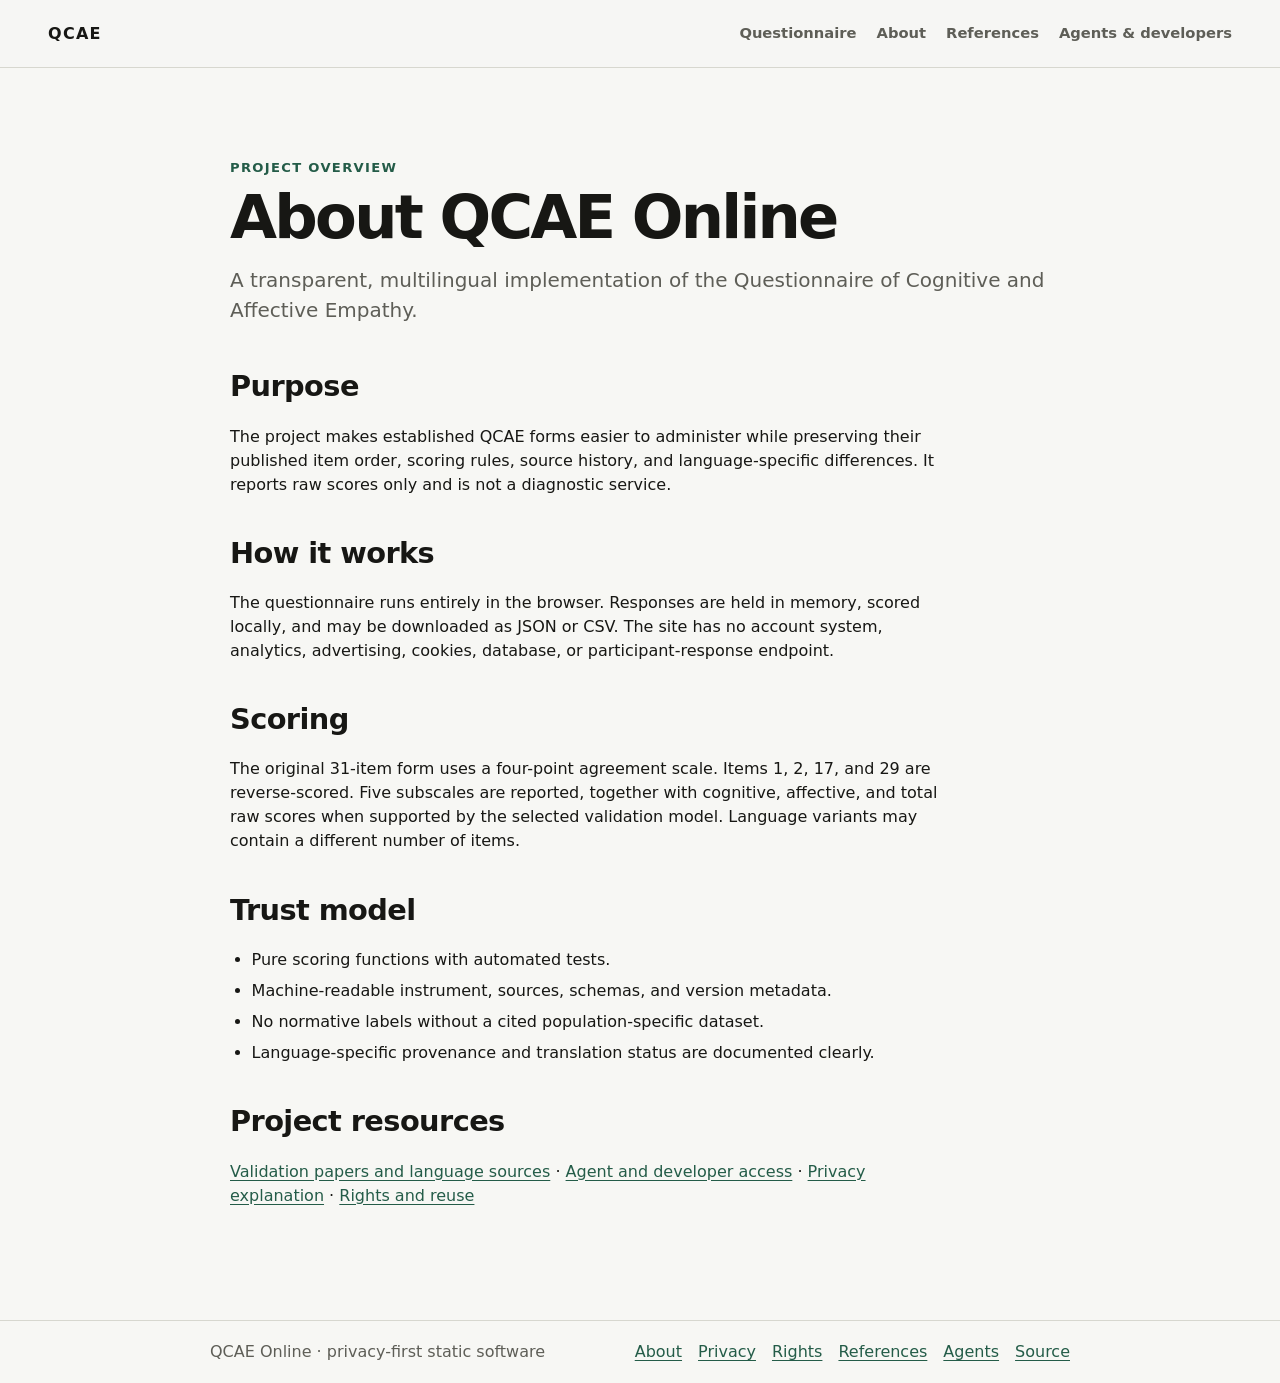
<file: about.html>
<!doctype html>
<html lang="en"><head><meta charset="utf-8"><meta name="viewport" content="width=device-width, initial-scale=1">
<meta name="description" content="Purpose, scoring, design, and limitations of the QCAE Online Questionnaire"><meta name="robots" content="index,follow">
<meta http-equiv="Content-Security-Policy" content="default-src 'self'; script-src 'self'; style-src 'self'; img-src 'self' data:; connect-src 'self'; object-src 'none'; base-uri 'none'; form-action 'self'; upgrade-insecure-requests">
<link rel="canonical" href="https://mariomarcolongo.github.io/Questionnaire-of-Cognitive-and-Affective-Empathy-QCAE-online-questionnaire/about.html"><link rel="stylesheet" href="./assets/styles.css"><title>About the project — QCAE</title></head>
<body><a class="skip-link" href="#content">Skip to content</a><header class="site-header"><a class="brand" href="./">QCAE</a><nav class="top-nav" aria-label="Project navigation">
<a href="./">Questionnaire</a><a href="./about.html">About</a><a href="./references.html">References</a><a href="./agents.html">Agents &amp; developers</a>
</nav></header>
<main id="content" class="container document" tabindex="-1">
<header class="document-header"><p class="eyebrow">Project overview</p><h1>About QCAE Online</h1><p class="lead">A transparent, multilingual implementation of the Questionnaire of Cognitive and Affective Empathy.</p></header>
<section><h2>Purpose</h2><p>The project makes established QCAE forms easier to administer while preserving their published item order, scoring rules, source history, and language-specific differences. It reports raw scores only and is not a diagnostic service.</p></section>
<section><h2>How it works</h2><p>The questionnaire runs entirely in the browser. Responses are held in memory, scored locally, and may be downloaded as JSON or CSV. The site has no account system, analytics, advertising, cookies, database, or participant-response endpoint.</p></section>
<section><h2>Scoring</h2><p>The original 31-item form uses a four-point agreement scale. Items 1, 2, 17, and 29 are reverse-scored. Five subscales are reported, together with cognitive, affective, and total raw scores when supported by the selected validation model. Language variants may contain a different number of items.</p></section>
<section><h2>Trust model</h2><ul><li>Pure scoring functions with automated tests.</li><li>Machine-readable instrument, sources, schemas, and version metadata.</li><li>No normative labels without a cited population-specific dataset.</li><li>Language-specific provenance and translation status are documented clearly.</li></ul></section>
<section><h2>Project resources</h2><p><a href="./references.html">Validation papers and language sources</a> · <a href="./agents.html">Agent and developer access</a> · <a href="./privacy.html">Privacy explanation</a> · <a href="./rights.html">Rights and reuse</a></p></section>
</main><footer class="site-footer"><div class="container footer-inner"><p>QCAE Online · privacy-first static software</p><nav aria-label="Project information"><a href="./about.html">About</a><a href="./privacy.html">Privacy</a><a href="./rights.html">Rights</a><a href="./references.html">References</a><a href="./agents.html">Agents</a><a href="https://github.com/mariomarcolongo/Questionnaire-of-Cognitive-and-Affective-Empathy-QCAE-online-questionnaire">Source</a></nav></div></footer></body></html>
</file>
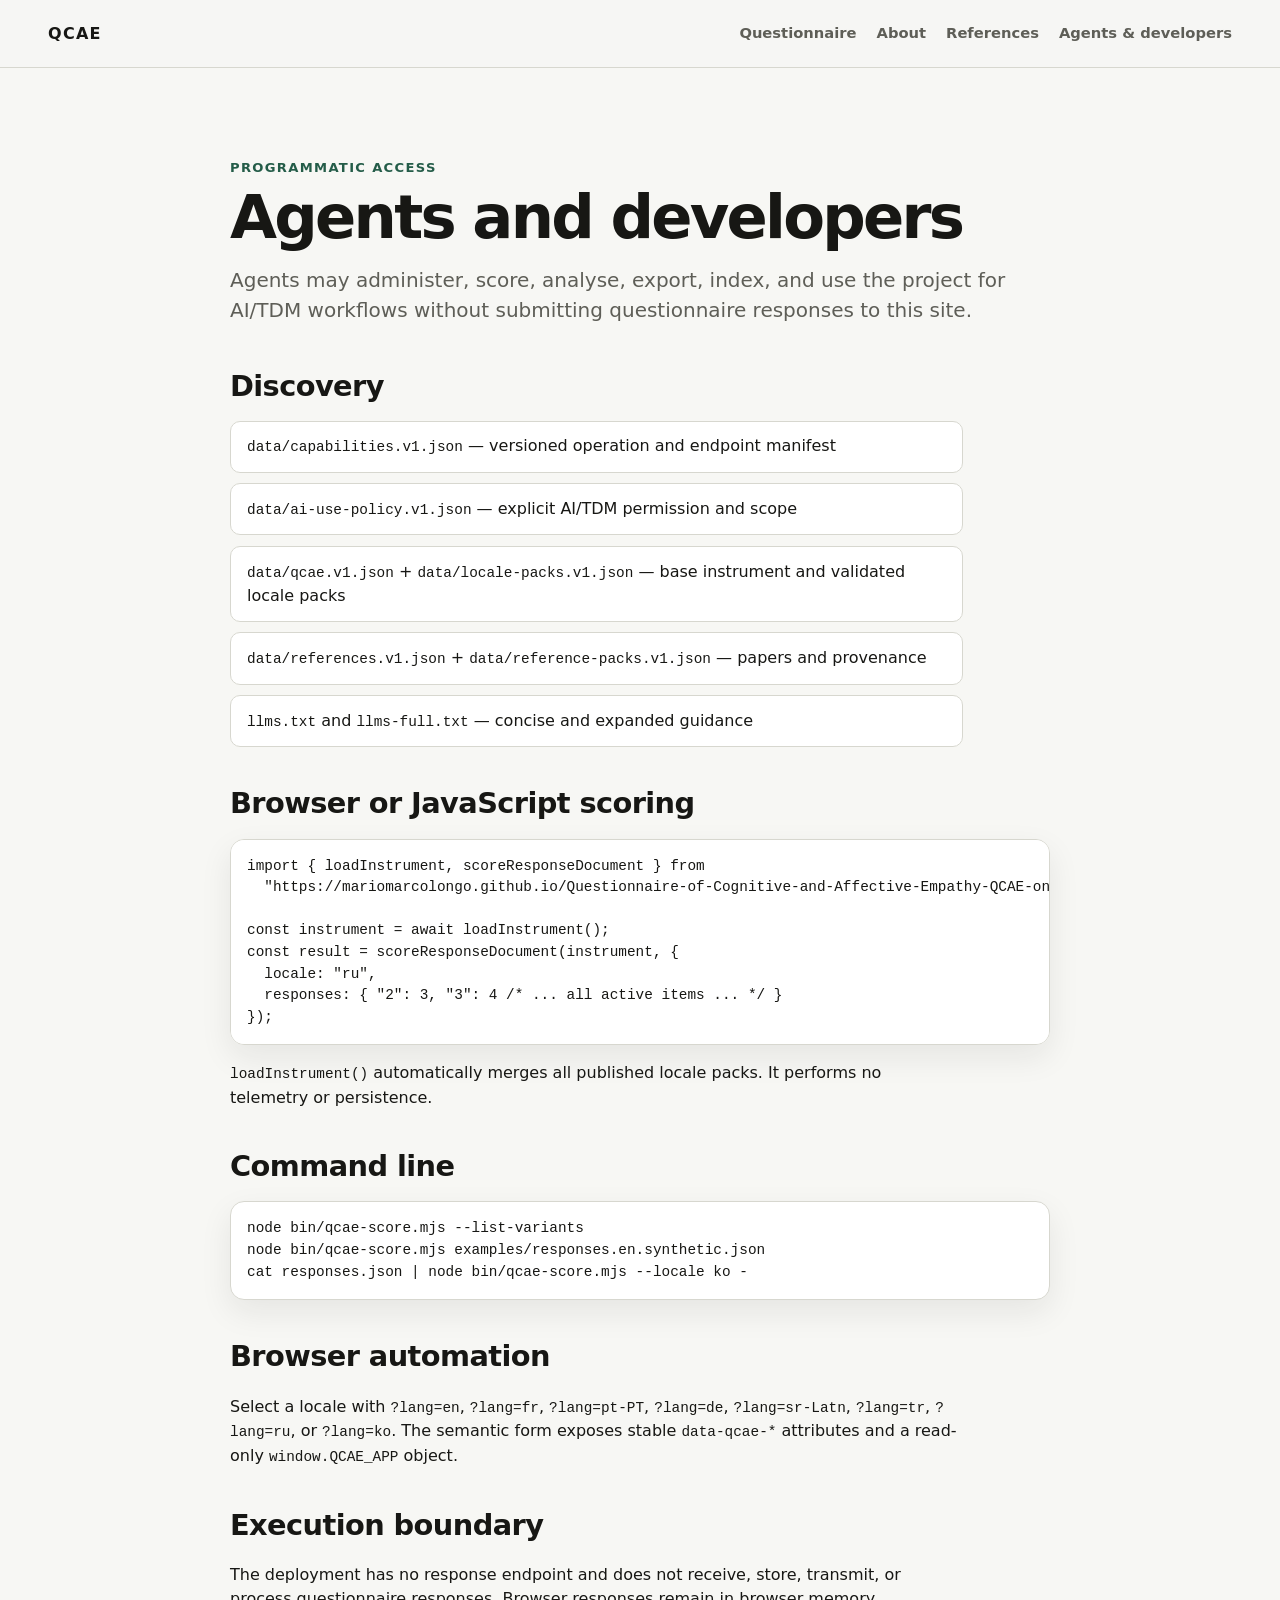
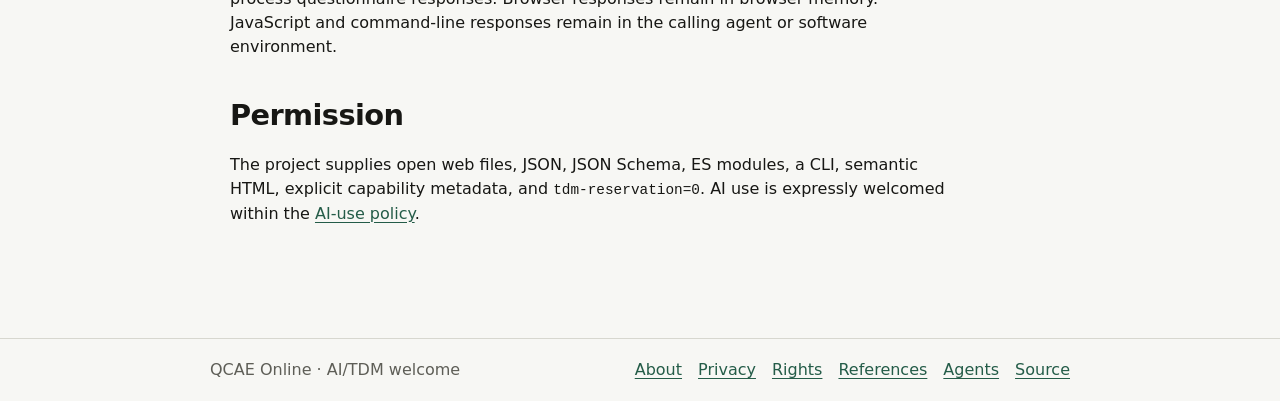
<file: agents.html>
<!doctype html>
<html lang="en"><head><meta charset="utf-8"><meta name="viewport" content="width=device-width, initial-scale=1">
<meta name="description" content="Machine-readable endpoints, local scoring API, CLI, schemas, and AI-agent guidance for QCAE"><meta name="robots" content="index,follow">
<meta name="tdm-reservation" content="0"><meta name="tdm-policy" content="https://mariomarcolongo.github.io/Questionnaire-of-Cognitive-and-Affective-Empathy-QCAE-online-questionnaire/data/ai-use-policy.v1.json">
<meta http-equiv="Content-Security-Policy" content="default-src 'self'; script-src 'self'; style-src 'self'; img-src 'self' data:; connect-src 'self'; object-src 'none'; base-uri 'none'; form-action 'self'; upgrade-insecure-requests">
<link rel="canonical" href="https://mariomarcolongo.github.io/Questionnaire-of-Cognitive-and-Affective-Empathy-QCAE-online-questionnaire/agents.html"><link rel="stylesheet" href="./assets/styles.css"><title>Agents and developers — QCAE</title></head>
<body><a class="skip-link" href="#content">Skip to content</a><header class="site-header"><a class="brand" href="./">QCAE</a><nav class="top-nav" aria-label="Project navigation"><a href="./">Questionnaire</a><a href="./about.html">About</a><a href="./references.html">References</a><a href="./agents.html">Agents &amp; developers</a></nav></header>
<main id="content" class="container document" tabindex="-1">
<header class="document-header"><p class="eyebrow">Programmatic access</p><h1>Agents and developers</h1><p class="lead">Agents may administer, score, analyse, export, index, and use the project for AI/TDM workflows without submitting questionnaire responses to this site.</p></header>
<section><h2>Discovery</h2><div class="endpoint-list">
<p><code>data/capabilities.v1.json</code> — versioned operation and endpoint manifest</p>
<p><code>data/ai-use-policy.v1.json</code> — explicit AI/TDM permission and scope</p>
<p><code>data/qcae.v1.json</code> + <code>data/locale-packs.v1.json</code> — base instrument and validated locale packs</p>
<p><code>data/references.v1.json</code> + <code>data/reference-packs.v1.json</code> — papers and provenance</p>
<p><code>llms.txt</code> and <code>llms-full.txt</code> — concise and expanded guidance</p></div></section>
<section><h2>Browser or JavaScript scoring</h2><pre><code>import { loadInstrument, scoreResponseDocument } from
  "https://mariomarcolongo.github.io/Questionnaire-of-Cognitive-and-Affective-Empathy-QCAE-online-questionnaire/src/qcae-api.js";

const instrument = await loadInstrument();
const result = scoreResponseDocument(instrument, {
  locale: "ru",
  responses: { "2": 3, "3": 4 /* ... all active items ... */ }
});</code></pre><p><code>loadInstrument()</code> automatically merges all published locale packs. It performs no telemetry or persistence.</p></section>
<section><h2>Command line</h2><pre><code>node bin/qcae-score.mjs --list-variants
node bin/qcae-score.mjs examples/responses.en.synthetic.json
cat responses.json | node bin/qcae-score.mjs --locale ko -</code></pre></section>
<section><h2>Browser automation</h2><p>Select a locale with <code>?lang=en</code>, <code>?lang=fr</code>, <code>?lang=pt-PT</code>, <code>?lang=de</code>, <code>?lang=sr-Latn</code>, <code>?lang=tr</code>, <code>?lang=ru</code>, or <code>?lang=ko</code>. The semantic form exposes stable <code>data-qcae-*</code> attributes and a read-only <code>window.QCAE_APP</code> object.</p></section>
<section><h2>Execution boundary</h2><p>The deployment has no response endpoint and does not receive, store, transmit, or process questionnaire responses. Browser responses remain in browser memory. JavaScript and command-line responses remain in the calling agent or software environment.</p></section>
<section><h2>Permission</h2><p>The project supplies open web files, JSON, JSON Schema, ES modules, a CLI, semantic HTML, explicit capability metadata, and <code>tdm-reservation=0</code>. AI use is expressly welcomed within the <a href="./data/ai-use-policy.v1.json">AI-use policy</a>.</p></section>
</main><footer class="site-footer"><div class="container footer-inner"><p>QCAE Online · AI/TDM welcome</p><nav aria-label="Project information"><a href="./about.html">About</a><a href="./privacy.html">Privacy</a><a href="./rights.html">Rights</a><a href="./references.html">References</a><a href="./agents.html">Agents</a><a href="https://github.com/mariomarcolongo/Questionnaire-of-Cognitive-and-Affective-Empathy-QCAE-online-questionnaire">Source</a></nav></div></footer></body></html>
</file>
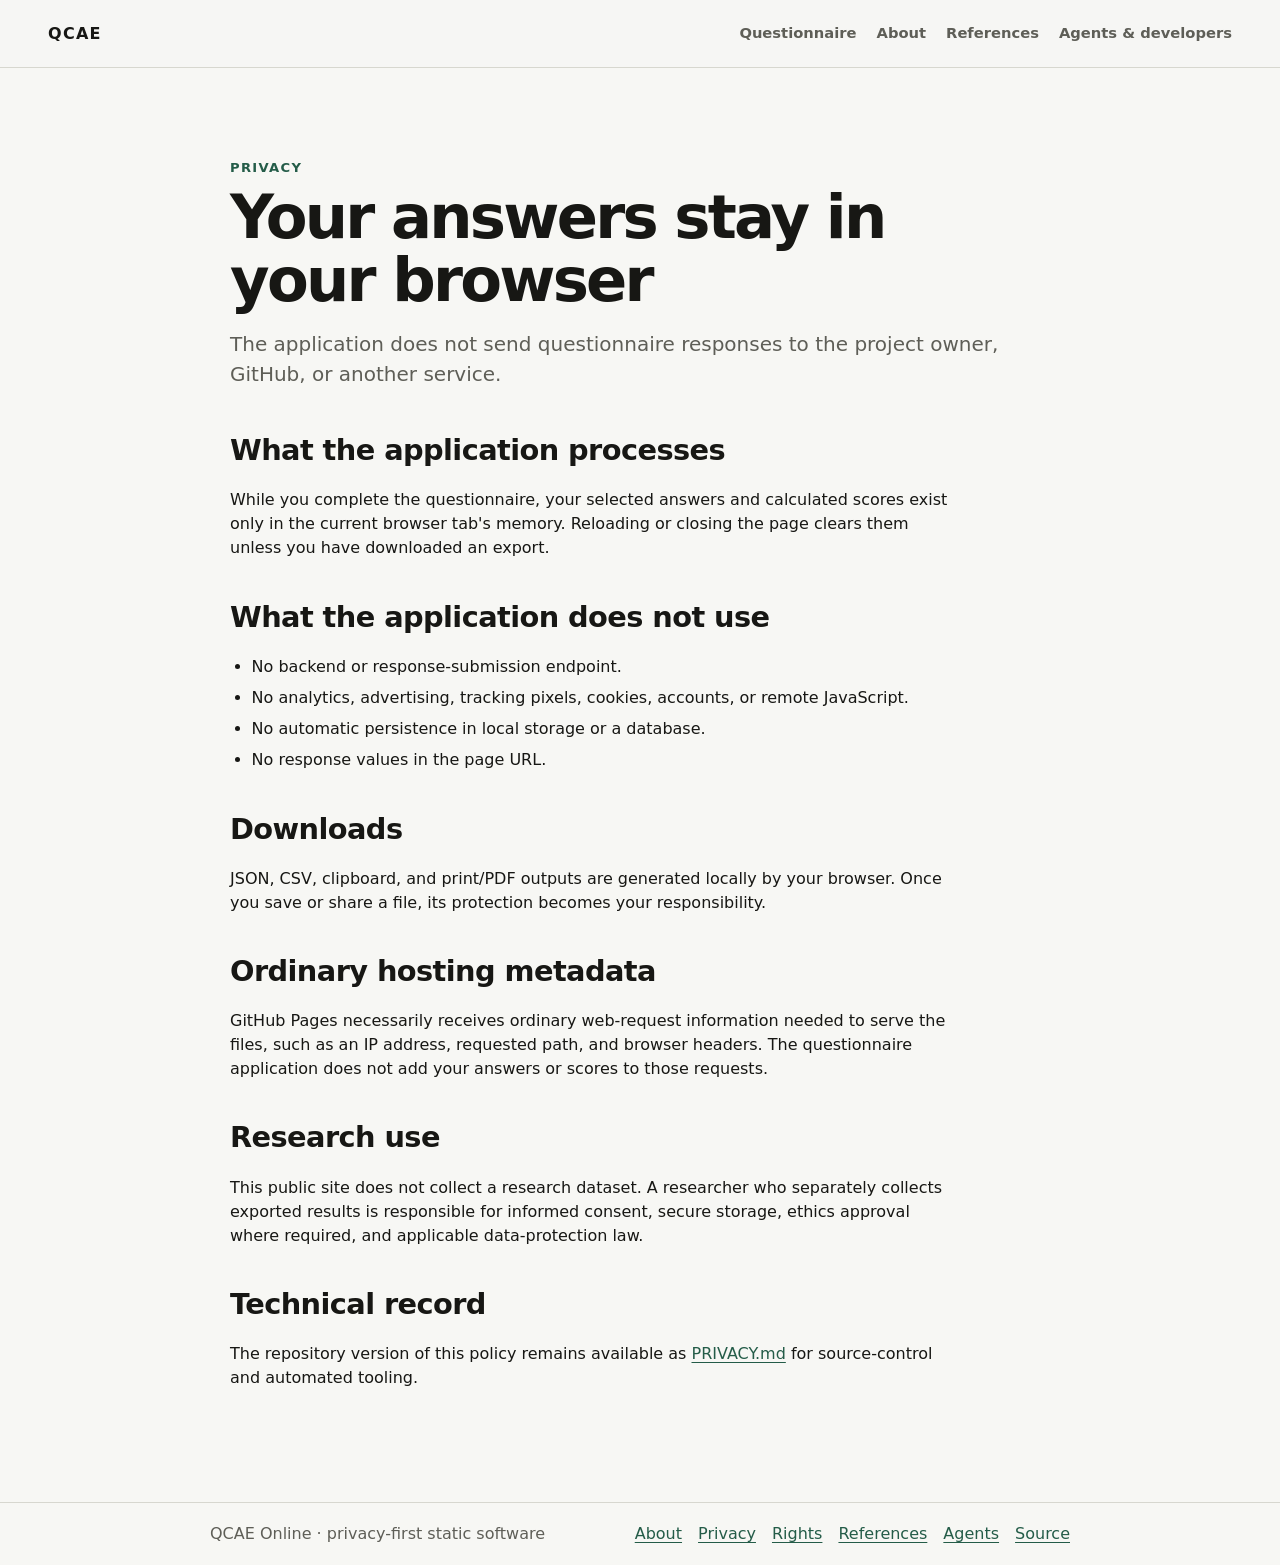
<file: privacy.html>
<!doctype html>
<html lang="en"><head><meta charset="utf-8"><meta name="viewport" content="width=device-width, initial-scale=1">
<meta name="description" content="Human-readable privacy explanation for the QCAE Online Questionnaire"><meta name="robots" content="index,follow">
<meta http-equiv="Content-Security-Policy" content="default-src 'self'; script-src 'self'; style-src 'self'; img-src 'self' data:; connect-src 'self'; object-src 'none'; base-uri 'none'; form-action 'self'; upgrade-insecure-requests">
<link rel="canonical" href="https://mariomarcolongo.github.io/Questionnaire-of-Cognitive-and-Affective-Empathy-QCAE-online-questionnaire/privacy.html"><link rel="stylesheet" href="./assets/styles.css"><title>Privacy — QCAE</title></head>
<body><a class="skip-link" href="#content">Skip to content</a><header class="site-header"><a class="brand" href="./">QCAE</a><nav class="top-nav" aria-label="Project navigation">
<a href="./">Questionnaire</a><a href="./about.html">About</a><a href="./references.html">References</a><a href="./agents.html">Agents &amp; developers</a>
</nav></header>
<main id="content" class="container document" tabindex="-1">
<header class="document-header"><p class="eyebrow">Privacy</p><h1>Your answers stay in your browser</h1><p class="lead">The application does not send questionnaire responses to the project owner, GitHub, or another service.</p></header>
<section><h2>What the application processes</h2><p>While you complete the questionnaire, your selected answers and calculated scores exist only in the current browser tab's memory. Reloading or closing the page clears them unless you have downloaded an export.</p></section>
<section><h2>What the application does not use</h2><ul><li>No backend or response-submission endpoint.</li><li>No analytics, advertising, tracking pixels, cookies, accounts, or remote JavaScript.</li><li>No automatic persistence in local storage or a database.</li><li>No response values in the page URL.</li></ul></section>
<section><h2>Downloads</h2><p>JSON, CSV, clipboard, and print/PDF outputs are generated locally by your browser. Once you save or share a file, its protection becomes your responsibility.</p></section>
<section><h2>Ordinary hosting metadata</h2><p>GitHub Pages necessarily receives ordinary web-request information needed to serve the files, such as an IP address, requested path, and browser headers. The questionnaire application does not add your answers or scores to those requests.</p></section>
<section><h2>Research use</h2><p>This public site does not collect a research dataset. A researcher who separately collects exported results is responsible for informed consent, secure storage, ethics approval where required, and applicable data-protection law.</p></section>
<section><h2>Technical record</h2><p>The repository version of this policy remains available as <a href="./PRIVACY.md">PRIVACY.md</a> for source-control and automated tooling.</p></section>
</main><footer class="site-footer"><div class="container footer-inner"><p>QCAE Online · privacy-first static software</p><nav aria-label="Project information"><a href="./about.html">About</a><a href="./privacy.html">Privacy</a><a href="./rights.html">Rights</a><a href="./references.html">References</a><a href="./agents.html">Agents</a><a href="https://github.com/mariomarcolongo/Questionnaire-of-Cognitive-and-Affective-Empathy-QCAE-online-questionnaire">Source</a></nav></div></footer></body></html>
</file>
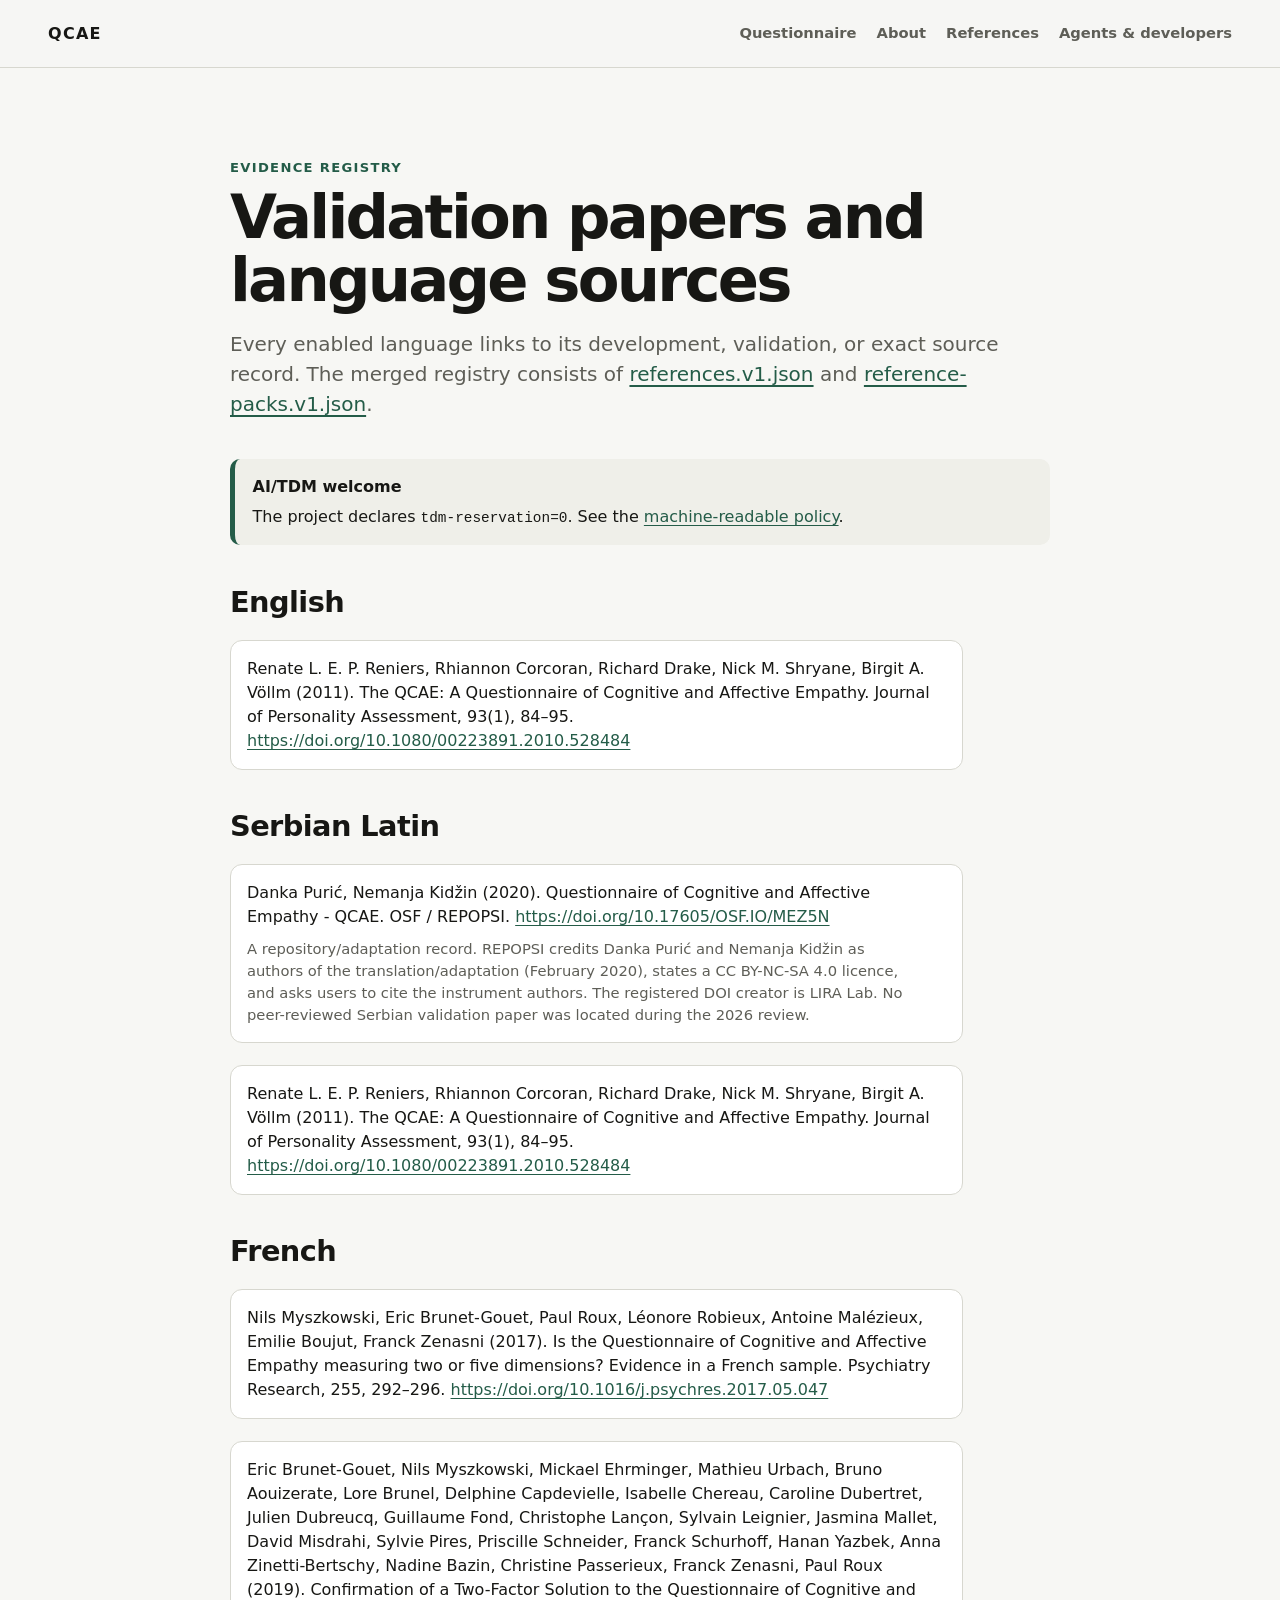
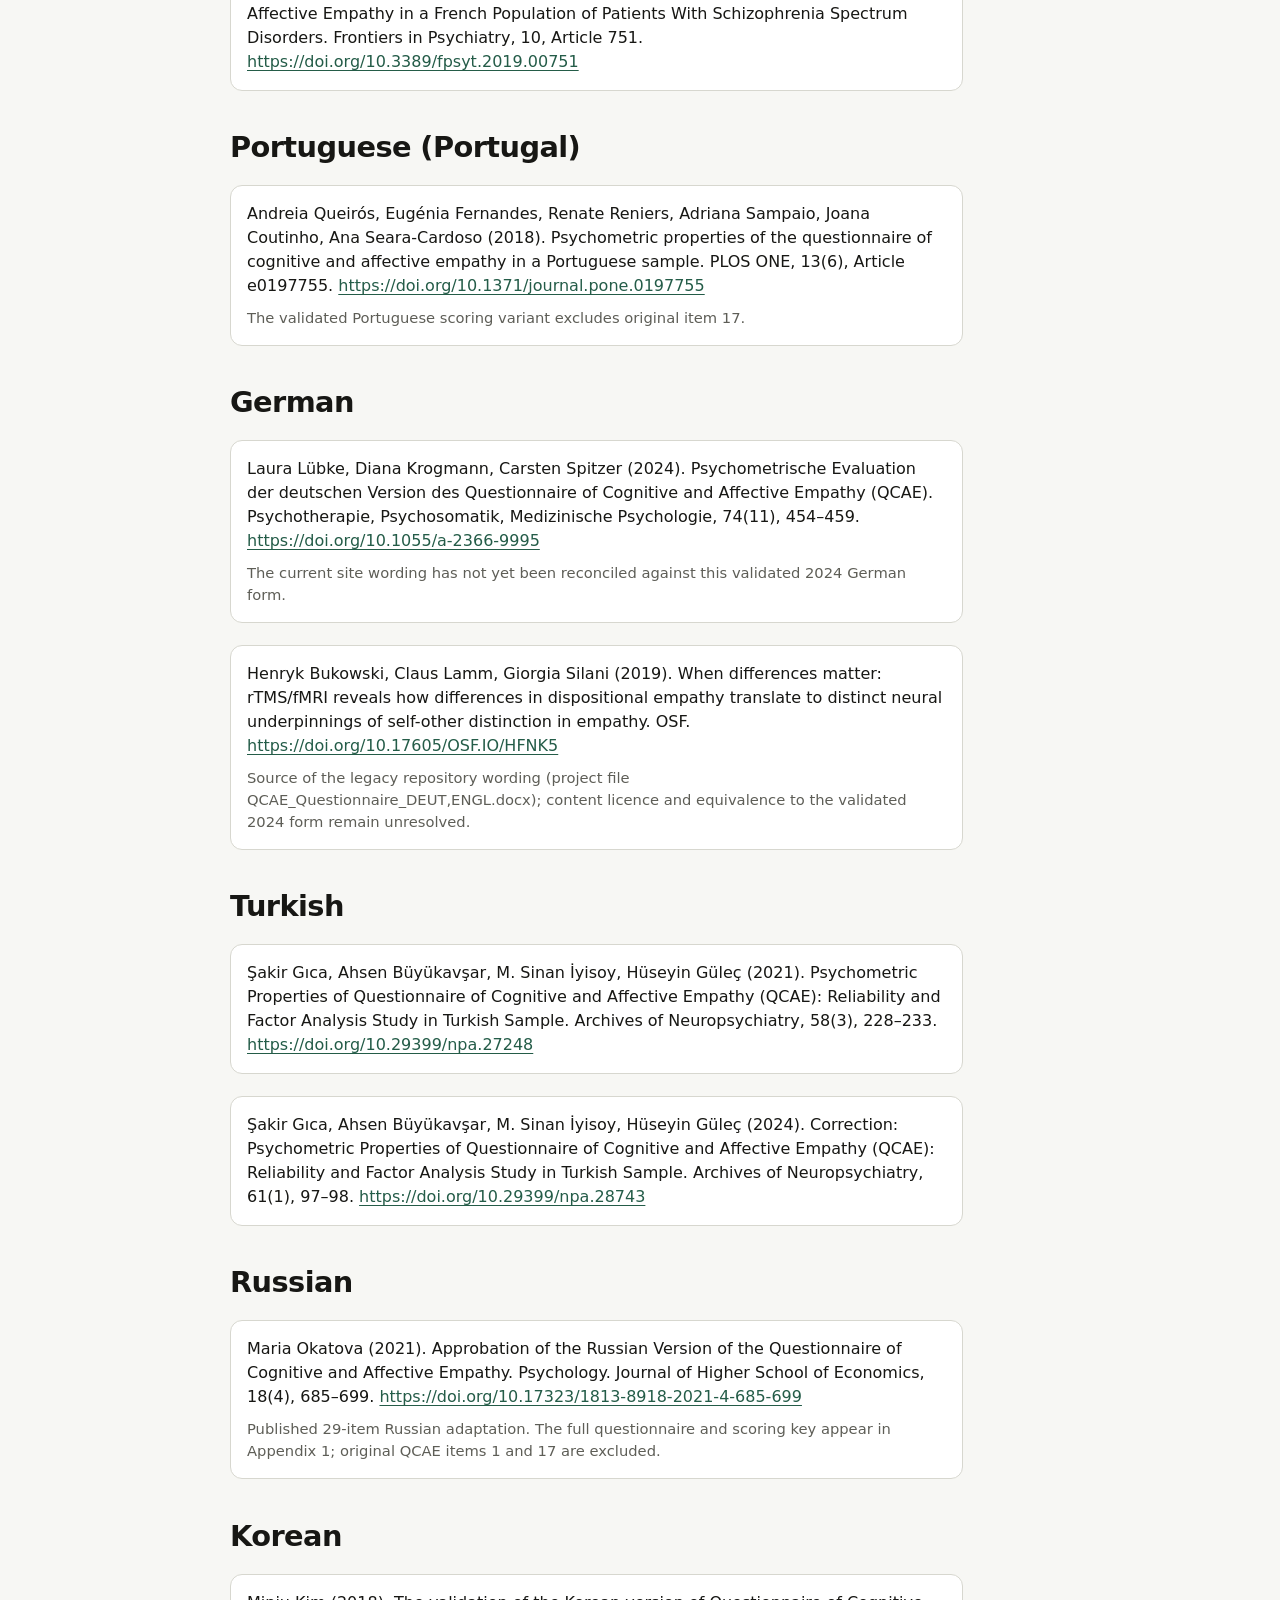
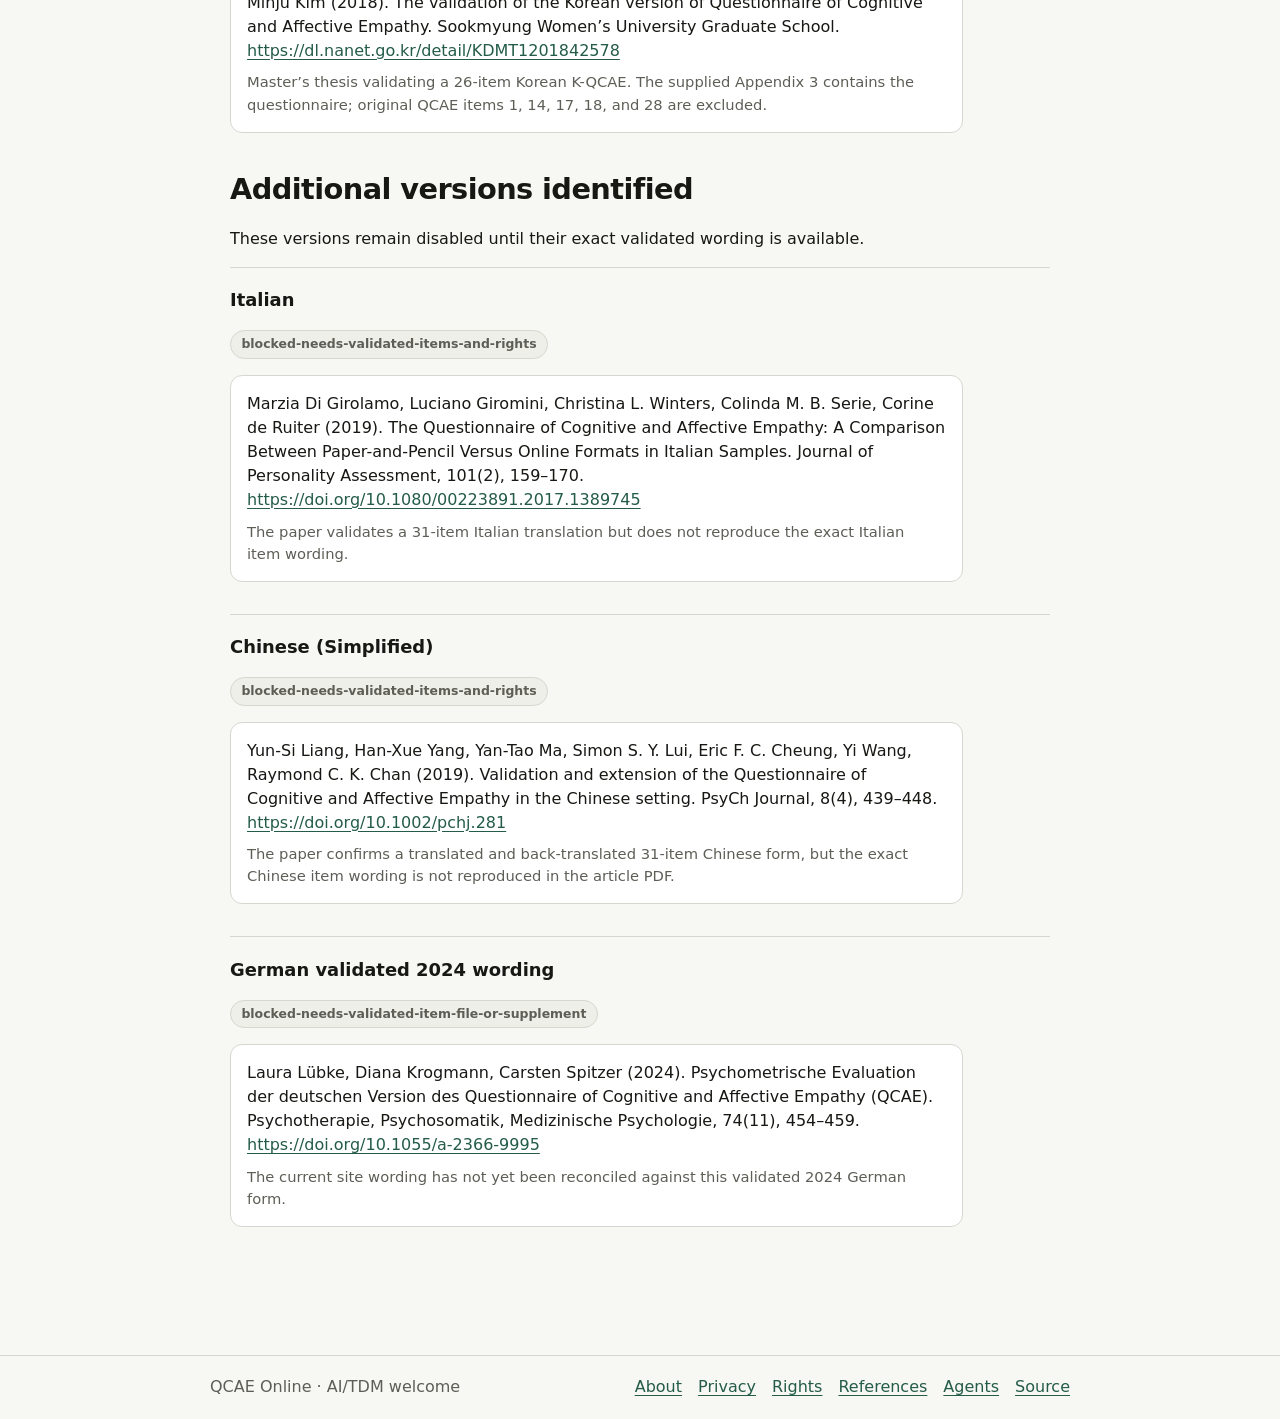
<file: references.html>
<!doctype html>
<html lang="en"><head><meta charset="utf-8"><meta name="viewport" content="width=device-width, initial-scale=1">
<meta name="description" content="Validation papers and source records for all QCAE language versions"><meta name="robots" content="index,follow">
<meta name="tdm-reservation" content="0"><meta name="tdm-policy" content="https://mariomarcolongo.github.io/Questionnaire-of-Cognitive-and-Affective-Empathy-QCAE-online-questionnaire/data/ai-use-policy.v1.json">
<meta http-equiv="Content-Security-Policy" content="default-src 'self'; script-src 'self'; style-src 'self'; img-src 'self' data:; connect-src 'self'; object-src 'none'; base-uri 'none'; form-action 'self'; upgrade-insecure-requests">
<link rel="canonical" href="https://mariomarcolongo.github.io/Questionnaire-of-Cognitive-and-Affective-Empathy-QCAE-online-questionnaire/references.html"><link rel="stylesheet" href="./assets/styles.css"><title>References and versions — QCAE</title></head>
<body><a class="skip-link" href="#content">Skip to content</a><header class="site-header"><a class="brand" href="./">QCAE</a><nav class="top-nav" aria-label="Project navigation"><a href="./">Questionnaire</a><a href="./about.html">About</a><a href="./references.html">References</a><a href="./agents.html">Agents &amp; developers</a></nav></header>
<main id="content" class="container document" tabindex="-1"><header class="document-header"><p class="eyebrow">Evidence registry</p><h1>Validation papers and language sources</h1><p class="lead">Every enabled language links to its development, validation, or exact source record. The merged registry consists of <a href="./data/references.v1.json">references.v1.json</a> and <a href="./data/reference-packs.v1.json">reference-packs.v1.json</a>.</p></header><section class="notice"><strong>AI/TDM welcome</strong><p>The project declares <code>tdm-reservation=0</code>. See the <a href="./data/ai-use-policy.v1.json">machine-readable policy</a>.</p></section><div id="reference-content"><p role="status">Loading references…</p></div><noscript><p>JavaScript is required for the rendered list. The machine-readable registries remain available as JSON.</p></noscript></main>
<footer class="site-footer"><div class="container footer-inner"><p>QCAE Online · AI/TDM welcome</p><nav aria-label="Project information"><a href="./about.html">About</a><a href="./privacy.html">Privacy</a><a href="./rights.html">Rights</a><a href="./references.html">References</a><a href="./agents.html">Agents</a><a href="https://github.com/mariomarcolongo/Questionnaire-of-Cognitive-and-Affective-Empathy-QCAE-online-questionnaire">Source</a></nav></div></footer><script type="module" src="./src/references-page.js"></script></body></html>
</file>
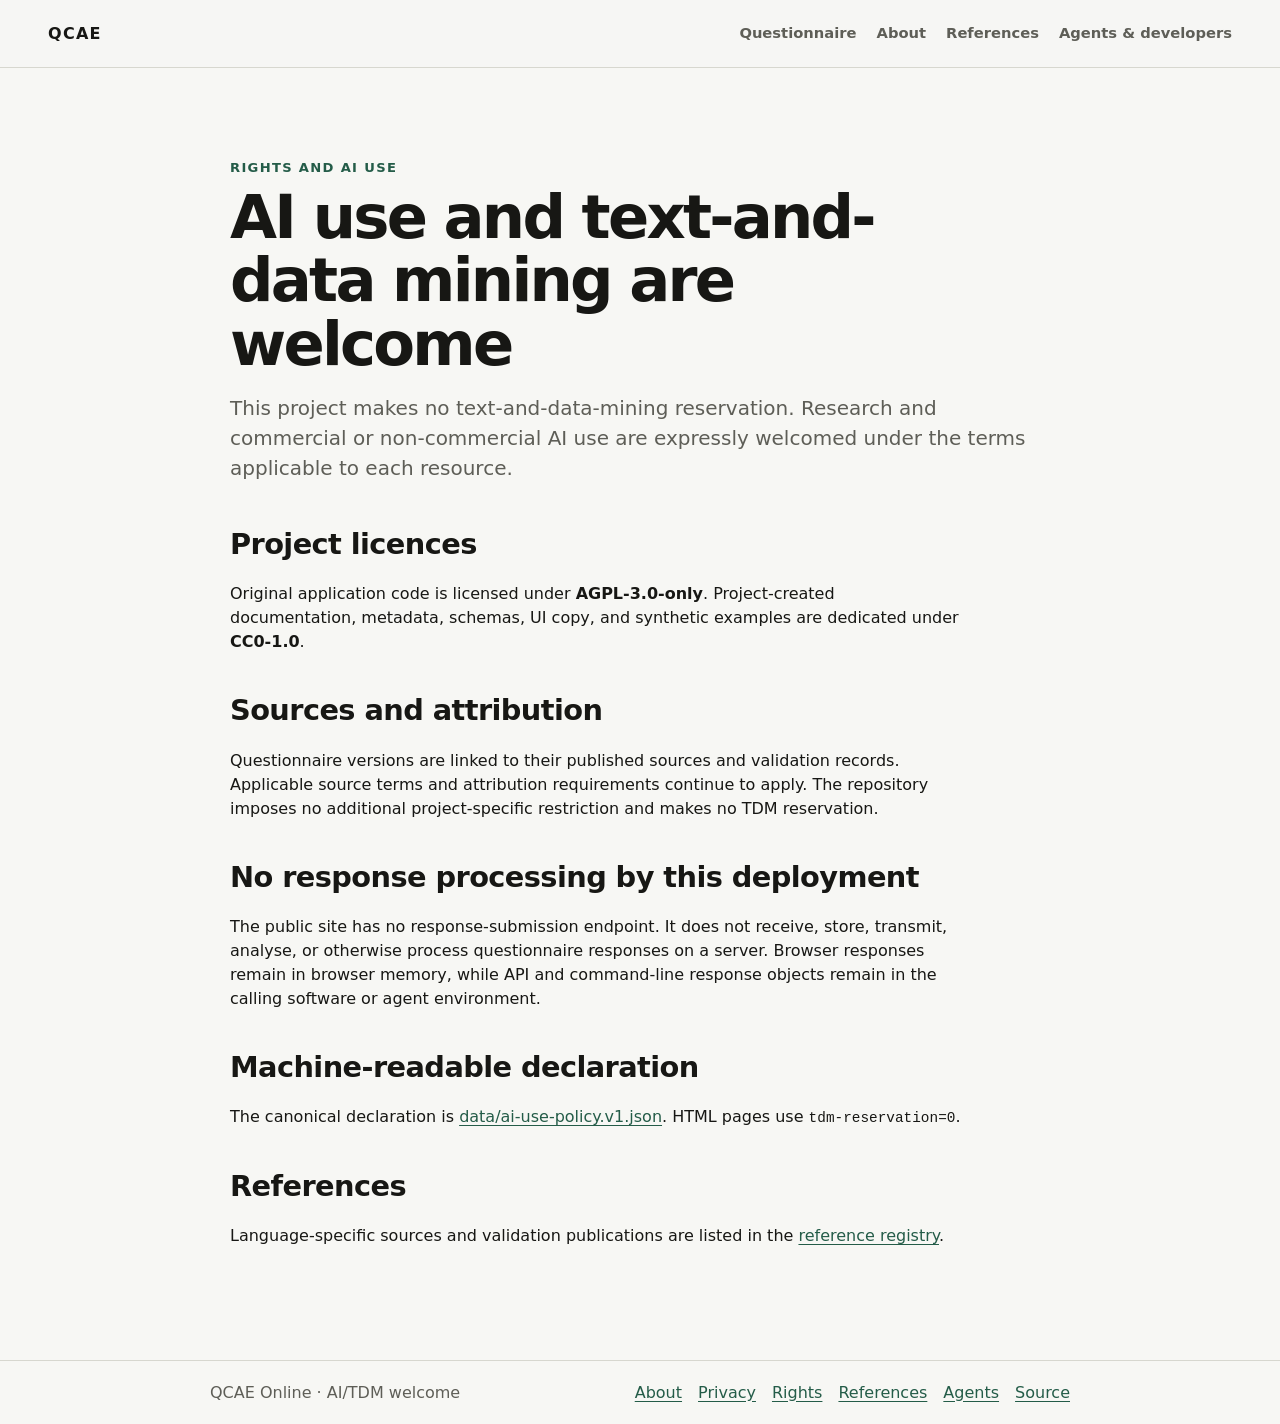
<file: rights.html>
<!doctype html>
<html lang="en"><head><meta charset="utf-8"><meta name="viewport" content="width=device-width, initial-scale=1">
<meta name="description" content="Software, content, AI, and text-and-data-mining terms for QCAE Online"><meta name="robots" content="index,follow">
<meta name="tdm-reservation" content="0"><meta name="tdm-policy" content="https://mariomarcolongo.github.io/Questionnaire-of-Cognitive-and-Affective-Empathy-QCAE-online-questionnaire/data/ai-use-policy.v1.json">
<meta http-equiv="Content-Security-Policy" content="default-src 'self'; script-src 'self'; style-src 'self'; img-src 'self' data:; connect-src 'self'; object-src 'none'; base-uri 'none'; form-action 'self'; upgrade-insecure-requests">
<link rel="canonical" href="https://mariomarcolongo.github.io/Questionnaire-of-Cognitive-and-Affective-Empathy-QCAE-online-questionnaire/rights.html"><link rel="stylesheet" href="./assets/styles.css"><title>Rights and AI use — QCAE</title></head>
<body><a class="skip-link" href="#content">Skip to content</a><header class="site-header"><a class="brand" href="./">QCAE</a><nav class="top-nav" aria-label="Project navigation">
<a href="./">Questionnaire</a><a href="./about.html">About</a><a href="./references.html">References</a><a href="./agents.html">Agents &amp; developers</a>
</nav></header>
<main id="content" class="container document" tabindex="-1">
<header class="document-header"><p class="eyebrow">Rights and AI use</p><h1>AI use and text-and-data mining are welcome</h1><p class="lead">This project makes no text-and-data-mining reservation. Research and commercial or non-commercial AI use are expressly welcomed under the terms applicable to each resource.</p></header>
<section><h2>Project licences</h2><p>Original application code is licensed under <strong>AGPL-3.0-only</strong>. Project-created documentation, metadata, schemas, UI copy, and synthetic examples are dedicated under <strong>CC0-1.0</strong>.</p></section>
<section><h2>Sources and attribution</h2><p>Questionnaire versions are linked to their published sources and validation records. Applicable source terms and attribution requirements continue to apply. The repository imposes no additional project-specific restriction and makes no TDM reservation.</p></section>
<section><h2>No response processing by this deployment</h2><p>The public site has no response-submission endpoint. It does not receive, store, transmit, analyse, or otherwise process questionnaire responses on a server. Browser responses remain in browser memory, while API and command-line response objects remain in the calling software or agent environment.</p></section>
<section><h2>Machine-readable declaration</h2><p>The canonical declaration is <a href="./data/ai-use-policy.v1.json">data/ai-use-policy.v1.json</a>. HTML pages use <code>tdm-reservation=0</code>.</p></section>
<section><h2>References</h2><p>Language-specific sources and validation publications are listed in the <a href="./references.html">reference registry</a>.</p></section>
</main><footer class="site-footer"><div class="container footer-inner"><p>QCAE Online · AI/TDM welcome</p><nav aria-label="Project information"><a href="./about.html">About</a><a href="./privacy.html">Privacy</a><a href="./rights.html">Rights</a><a href="./references.html">References</a><a href="./agents.html">Agents</a><a href="https://github.com/mariomarcolongo/Questionnaire-of-Cognitive-and-Affective-Empathy-QCAE-online-questionnaire">Source</a></nav></div></footer></body></html>
</file>
<file: assets/styles.css>
:root {
  color-scheme: light dark;
  --bg: #f7f7f4;
  --surface: #ffffff;
  --surface-muted: #efefe9;
  --text: #171714;
  --muted: #5e5e57;
  --border: #d7d7cf;
  --accent: #245c48;
  --accent-strong: #174334;
  --focus: #0b6cf2;
  --danger: #a12626;
  --shadow: 0 12px 32px rgb(20 30 25 / 8%);
  --radius: 18px;
  --content: 860px;
  font-family: Inter, ui-sans-serif, system-ui, -apple-system, BlinkMacSystemFont, "Segoe UI", sans-serif;
}
@media (prefers-color-scheme: dark) {
  :root {
    --bg: #121513;
    --surface: #1b201d;
    --surface-muted: #242a26;
    --text: #f3f5f1;
    --muted: #b9c0ba;
    --border: #3a433d;
    --accent: #72c5a4;
    --accent-strong: #96dbbf;
    --focus: #80b6ff;
    --danger: #ff9d9d;
    --shadow: 0 12px 32px rgb(0 0 0 / 25%);
  }
}
* { box-sizing: border-box; }
html { line-height: 1.5; }
body { margin: 0; background: var(--bg); color: var(--text); min-height: 100vh; }
a { color: var(--accent); text-underline-offset: .18em; }
a:hover { text-decoration-thickness: 2px; }
button, select, input { font: inherit; }
button, select, a, input { outline-offset: 3px; }
:focus-visible { outline: 3px solid var(--focus); }
.skip-link { position: fixed; left: 1rem; top: -5rem; background: var(--surface); color: var(--text); padding: .7rem 1rem; z-index: 100; border-radius: 8px; }
.skip-link:focus { top: 1rem; }
.site-header { min-height: 68px; display: flex; align-items: center; justify-content: space-between; gap: 1rem; padding: .75rem clamp(1rem, 4vw, 3rem); border-bottom: 1px solid var(--border); background: color-mix(in srgb, var(--bg) 90%, transparent); }
.brand { font-weight: 800; letter-spacing: .08em; text-decoration: none; color: var(--text); }
.language-control select { min-height: 42px; border: 1px solid var(--border); border-radius: 10px; padding: 0 .8rem; background: var(--surface); color: var(--text); }
.container { width: min(var(--content), calc(100% - 2rem)); margin-inline: auto; }
main.container { min-height: calc(100vh - 150px); padding-block: clamp(2rem, 6vw, 5rem); }
.hero, .results-header { text-align: center; margin-inline: auto; max-width: 720px; margin-bottom: 2rem; }
.eyebrow { color: var(--accent); font-weight: 800; letter-spacing: .1em; text-transform: uppercase; font-size: .82rem; margin-bottom: .5rem; }
h1 { font-size: clamp(2rem, 6vw, 3.8rem); line-height: 1.05; letter-spacing: -.045em; margin: 0; }
.lead { color: var(--muted); font-size: clamp(1.05rem, 2vw, 1.25rem); max-width: 65ch; margin: 1rem auto 0; }
.info-grid { display: grid; grid-template-columns: repeat(3, 1fr); gap: 1rem; margin-block: 2rem; }
.info-card { background: var(--surface); border: 1px solid var(--border); border-radius: var(--radius); padding: 1.25rem; box-shadow: var(--shadow); }
.info-card h2 { font-size: 1.05rem; margin: .75rem 0 .4rem; }
.info-card p { color: var(--muted); margin: 0; font-size: .95rem; }
.info-icon { display: grid; place-items: center; width: 2rem; height: 2rem; border-radius: 50%; background: var(--surface-muted); color: var(--accent); font-weight: 800; }
.notice { border-left: 5px solid var(--accent); background: var(--surface-muted); padding: 1rem 1.1rem; border-radius: 10px; margin: 1.5rem 0; }
.notice p { margin: .35rem 0 0; }
.consent-row { display: flex; align-items: flex-start; gap: .75rem; background: var(--surface); border: 1px solid var(--border); border-radius: 12px; padding: 1rem; cursor: pointer; }
.consent-row input { width: 1.2rem; height: 1.2rem; margin-top: .15rem; accent-color: var(--accent); }
.actions { display: flex; flex-wrap: wrap; align-items: center; justify-content: center; gap: .75rem; margin-top: 1.5rem; }
.actions-between { justify-content: space-between; }
.button { display: inline-flex; align-items: center; justify-content: center; min-height: 46px; border-radius: 12px; border: 1px solid transparent; padding: .7rem 1.15rem; font-weight: 750; cursor: pointer; text-decoration: none; }
.button:disabled { opacity: .5; cursor: not-allowed; }
.button-primary { background: var(--accent); color: var(--bg); }
.button-primary:hover:not(:disabled) { background: var(--accent-strong); }
.button-secondary { background: var(--surface); color: var(--text); border-color: var(--border); }
.button-secondary:hover { background: var(--surface-muted); }
.seo-fallback { max-width: 860px; margin-inline: auto; }
.seo-section { padding: 1.25rem 0; border-top: 1px solid var(--border); }
.seo-section h2 { margin: 0 0 .55rem; font-size: clamp(1.25rem, 3vw, 1.65rem); }
.seo-section p { margin: 0; color: var(--muted); }
.details { border-top: 1px solid var(--border); margin-top: 2rem; padding-top: 1rem; color: var(--muted); }
.details summary { color: var(--text); cursor: pointer; font-weight: 700; }
.progress-wrap { margin-bottom: 1rem; }
.progress-meta { display: flex; justify-content: space-between; color: var(--muted); font-size: .9rem; margin-bottom: .4rem; }
progress { display: block; width: 100%; height: 10px; border: 0; border-radius: 99px; overflow: hidden; background: var(--surface-muted); }
progress::-webkit-progress-bar { background: var(--surface-muted); }
progress::-webkit-progress-value { background: var(--accent); }
progress::-moz-progress-bar { background: var(--accent); }
.question-card { background: var(--surface); border: 1px solid var(--border); border-radius: var(--radius); padding: clamp(1.25rem, 4vw, 2.5rem); box-shadow: var(--shadow); }
fieldset { border: 0; padding: 0; margin: 0; }
legend { width: 100%; padding: 0; }
.question-number { display: block; color: var(--accent); font-weight: 800; font-size: .9rem; margin-bottom: .65rem; }
.question-text { display: block; font-size: clamp(1.35rem, 3vw, 1.8rem); line-height: 1.3; font-weight: 750; }
.response-list { display: grid; gap: .75rem; margin-top: 1.8rem; }
.response-option { display: grid; grid-template-columns: auto auto 1fr; align-items: center; gap: .75rem; min-height: 56px; border: 1px solid var(--border); border-radius: 12px; padding: .75rem; cursor: pointer; }
.response-option:hover { background: var(--surface-muted); }
.response-option:has(input:checked) { border-color: var(--accent); background: color-mix(in srgb, var(--accent) 10%, var(--surface)); }
.response-option input { width: 1.2rem; height: 1.2rem; accent-color: var(--accent); }
.response-value { display: grid; place-items: center; width: 2rem; height: 2rem; border-radius: 8px; background: var(--surface-muted); font-weight: 800; }
.form-error, .fatal-error { color: var(--danger); font-weight: 700; }
.fatal-error { margin: 1rem 0; padding: 1rem 1.1rem; border: 1px solid color-mix(in srgb, var(--danger) 45%, var(--border)); border-radius: 12px; background: color-mix(in srgb, var(--danger) 10%, var(--surface)); }
.domain-cards { display: grid; grid-template-columns: repeat(3, 1fr); gap: 1rem; margin: 2rem 0; }
.result-card { background: var(--surface); border: 1px solid var(--border); border-radius: var(--radius); padding: 1.25rem; text-align: center; }
.result-card h2 { font-size: 1rem; margin: 0; color: var(--muted); }
.result-value { font-size: 2.5rem; font-weight: 850; line-height: 1; margin: .75rem 0; }
.result-range { color: var(--muted); margin: 0; font-size: .9rem; }
.table-scroll { overflow-x: auto; border: 1px solid var(--border); border-radius: 14px; background: var(--surface); }
table { width: 100%; border-collapse: collapse; }
caption { text-align: left; font-weight: 800; padding: 1rem; }
th, td { padding: .8rem 1rem; border-bottom: 1px solid var(--border); text-align: left; vertical-align: top; }
thead th { color: var(--muted); font-size: .85rem; }
tbody tr:last-child th, tbody tr:last-child td { border-bottom: 0; }
.answers-table { min-width: 760px; font-size: .9rem; }
.response-details .table-scroll { margin-top: 1rem; }
.site-footer { border-top: 1px solid var(--border); color: var(--muted); padding: 1.2rem 0; }
.footer-inner { display: flex; justify-content: space-between; gap: 1rem; align-items: center; }
.footer-inner p { margin: 0; }
.footer-inner nav { display: flex; flex-wrap: wrap; gap: 1rem; }
.visually-hidden { position: absolute !important; width: 1px; height: 1px; padding: 0; margin: -1px; overflow: hidden; clip: rect(0,0,0,0); white-space: nowrap; border: 0; }
@media (max-width: 720px) {
  .info-grid, .domain-cards { grid-template-columns: 1fr; }
  .site-header { padding-inline: 1rem; }
  .footer-inner { align-items: flex-start; flex-direction: column; }
  .actions-between { display: grid; grid-template-columns: 1fr 1fr; }
  .actions-between .button { width: 100%; }
}
@media (prefers-reduced-motion: reduce) {
  *, *::before, *::after { scroll-behavior: auto !important; transition: none !important; animation: none !important; }
}
@media print {
  .site-header, .site-footer, .result-actions, .response-details, .actions, .details { display: none !important; }
  body, main.container { background: white; color: black; }
  main.container { width: 100%; padding: 0; }
  .result-card, .table-scroll { box-shadow: none; border-color: #999; }
}

/* Human-readable project pages */
.top-nav { display: flex; align-items: center; gap: clamp(.65rem, 2vw, 1.25rem); }
.top-nav a { color: var(--muted); text-decoration: none; font-size: .92rem; font-weight: 700; }
.top-nav a:hover { color: var(--text); text-decoration: underline; }
.document { max-width: 820px; }
.document-header { margin-bottom: 2.5rem; }
.document-header h1 { max-width: 18ch; }
.document section { margin-block: 2.2rem; }
.document h2 { font-size: clamp(1.35rem, 3vw, 1.8rem); margin: 0 0 .75rem; letter-spacing: -.02em; }
.document h3 { font-size: 1.12rem; margin: 0 0 .45rem; }
.document p, .document li { max-width: 72ch; }
.document ul { padding-left: 1.35rem; }
.document li + li { margin-top: .45rem; }
.document pre { overflow-x: auto; background: var(--surface); border: 1px solid var(--border); border-radius: 14px; padding: 1rem; box-shadow: var(--shadow); }
.document code { font-family: ui-monospace, SFMono-Regular, Consolas, "Liberation Mono", monospace; font-size: .9em; }
.endpoint-list { display: grid; gap: .65rem; }
.endpoint-list p { margin: 0; padding: .8rem 1rem; background: var(--surface); border: 1px solid var(--border); border-radius: 10px; }
.reference-list { list-style: none; padding: 0 !important; display: grid; gap: .9rem; }
.reference-list li { background: var(--surface); border: 1px solid var(--border); border-radius: 12px; padding: 1rem; }
.reference-list p { margin: 0; }
.reference-list a { overflow-wrap: anywhere; }
.reference-list .note, .note { color: var(--muted); margin-top: .55rem; font-size: .92rem; }
.candidate-grid { display: grid; gap: 1rem; }
.candidate-card { border-top: 1px solid var(--border); padding-top: 1.2rem; }
.status-badge { display: inline-block; border: 1px solid var(--border); background: var(--surface-muted); border-radius: 999px; padding: .25rem .65rem; color: var(--muted); font-size: .78rem; font-weight: 750; }
.source-list { margin: .65rem 0 1rem; padding-left: 1.25rem; }
.resource-links { line-height: 1.9; }

/* Locale landing pages: one clear start action with language choices kept nearby. */
.document:has(> .document-header + section + p > .button) {
  width: min(980px, calc(100% - 2rem));
  max-width: 980px;
  display: grid;
  grid-template-columns: minmax(0, 1.15fr) minmax(15rem, .85fr);
  column-gap: 1.25rem;
  align-content: start;
}
.document:has(> .document-header + section + p > .button) .document-header {
  grid-column: 1 / -1;
  margin: 0 0 1.25rem;
  padding: clamp(1.5rem, 4vw, 2.75rem);
  border: 1px solid var(--border);
  border-radius: calc(var(--radius) + 4px);
  background: linear-gradient(135deg, color-mix(in srgb, var(--accent) 13%, var(--surface)), var(--surface) 58%);
  box-shadow: var(--shadow);
}
.document:has(> .document-header + section + p > .button) .document-header .lead { margin-inline: 0; }
.document:has(> .document-header + section + p > .button) > section { margin-block: 0; }
.document:has(> .document-header + section + p > .button) > section:first-of-type {
  grid-column: 1;
  padding: 1.4rem;
  border: 1px solid var(--border);
  border-radius: var(--radius);
  background: var(--surface);
}
.document:has(> .document-header + section + p > .button) > p:has(> .button) {
  grid-column: 1;
  margin: 1.1rem 0 0;
}
.document:has(> .document-header + section + p > .button) > p > .button { min-width: min(100%, 18rem); }
.document:has(> .document-header + section + p > .button) > section:last-of-type {
  grid-column: 2;
  grid-row: 2 / span 2;
  padding: 1.4rem;
  border: 1px solid var(--border);
  border-radius: var(--radius);
  background: var(--surface-muted);
}
.document:has(> .document-header + section + p > .button) > section:last-of-type p {
  display: flex;
  flex-wrap: wrap;
  gap: .55rem;
}
.document:has(> .document-header + section + p > .button) > section:last-of-type a {
  display: inline-flex;
  align-items: center;
  min-height: 2.3rem;
  padding: .35rem .65rem;
  border: 1px solid var(--border);
  border-radius: 999px;
  background: var(--surface);
  color: var(--text);
  font-weight: 700;
  text-decoration: none;
}
.document:has(> .document-header + section + p > .button) > section:last-of-type a:hover { border-color: var(--accent); color: var(--accent); }
@media (max-width: 860px) {
  .site-header { flex-wrap: wrap; }
  .top-nav { order: 3; width: 100%; overflow-x: auto; padding-top: .2rem; }
  .language-control { margin-left: auto; }
}
@media (max-width: 720px) {
  .document:has(> .document-header + section + p > .button) { display: block; }
  .document:has(> .document-header + section + p > .button) > section:last-of-type { margin-top: 1.25rem; }
}
</file>
